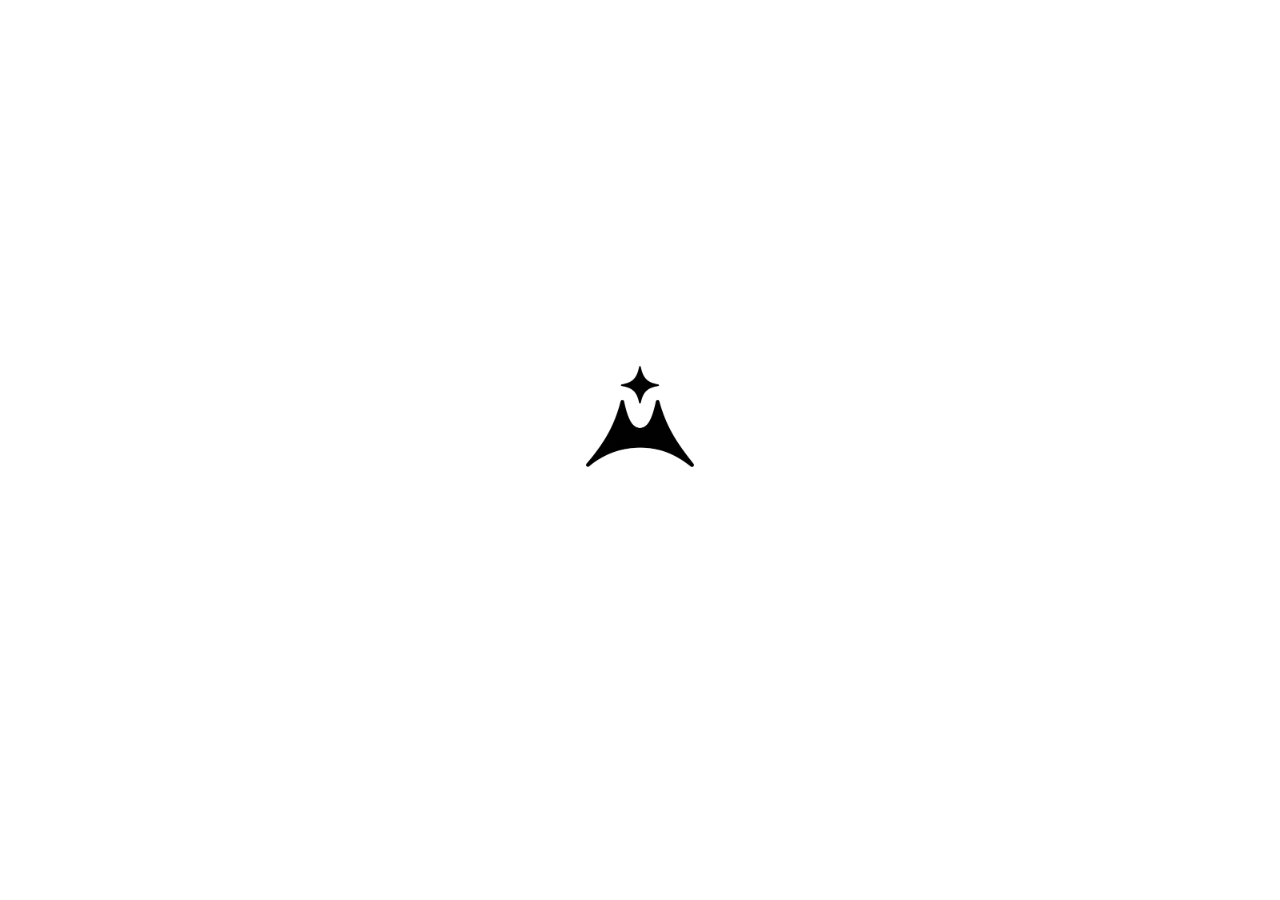
<file: index.html>
<!DOCTYPE html>
<html lang="es">
<head>
  <meta charset="UTF-8">
  <meta name="viewport" content="width=device-width, initial-scale=1, viewport-fit=cover">
  <title>topara</title>
  <link rel="preload" as="image" href="assets/logo-montana.png">
  <link rel="preload" as="image" href="assets/logo-estrella.png">
  <link rel="preload" as="image" href="assets/logo-texto.png">
  <link rel="stylesheet" href="styles.css">
</head>
<body>
  <main class="app" id="app">
    <section class="pantalla splash" id="splash" aria-label="topara">
      <div class="grupo">
        <div class="logo" id="logo">
          <img class="montana" id="montana" src="assets/logo-montana.png" alt="" decoding="async">
          <img class="estrella" id="estrella" src="assets/logo-estrella.png" alt="" decoding="async">
        </div>
        <img class="texto" id="texto" src="assets/logo-texto.png" alt="topara" decoding="async">
      </div>
    </section>
    <section class="pantalla registro" id="registro" aria-label="Registro">
      <p class="pendiente">Registro (pendiente de diseñar)</p>
    </section>
  </main>
  <script src="script.js"></script>
</body>
</html>
</file>
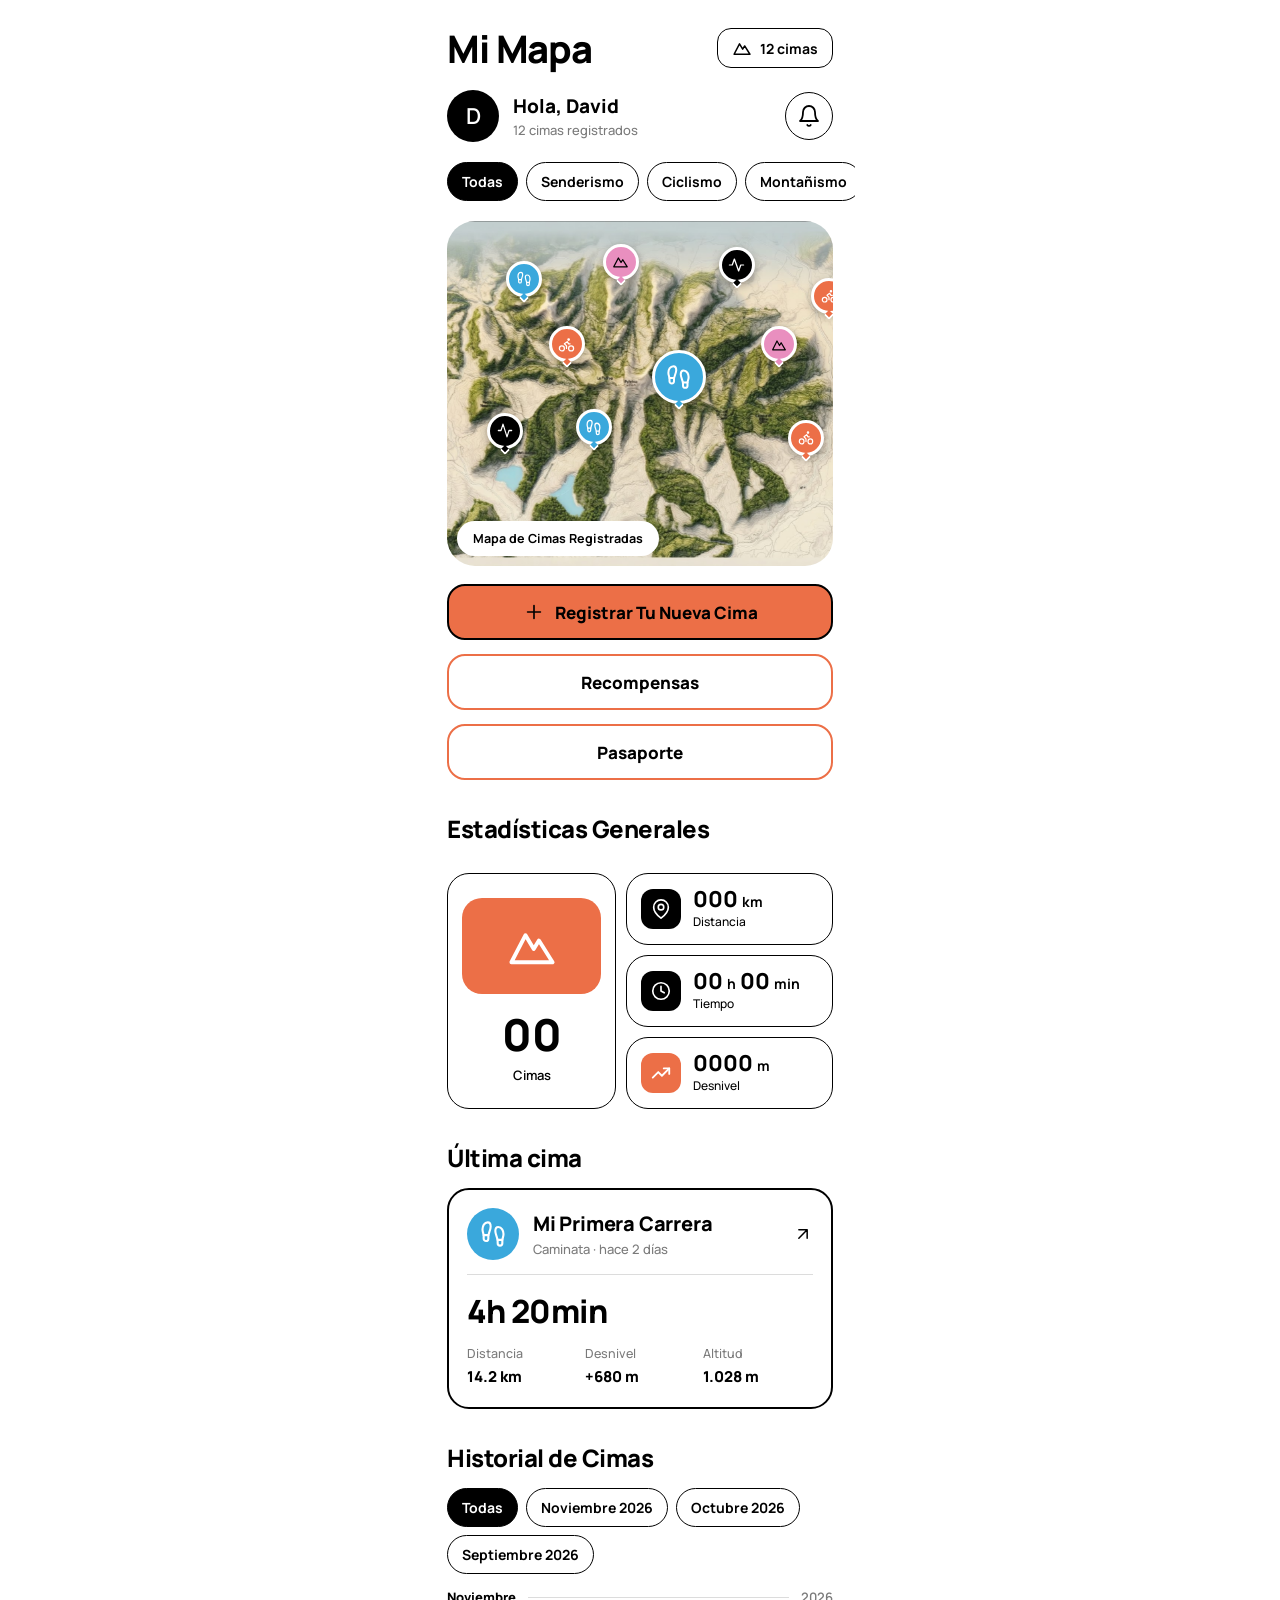
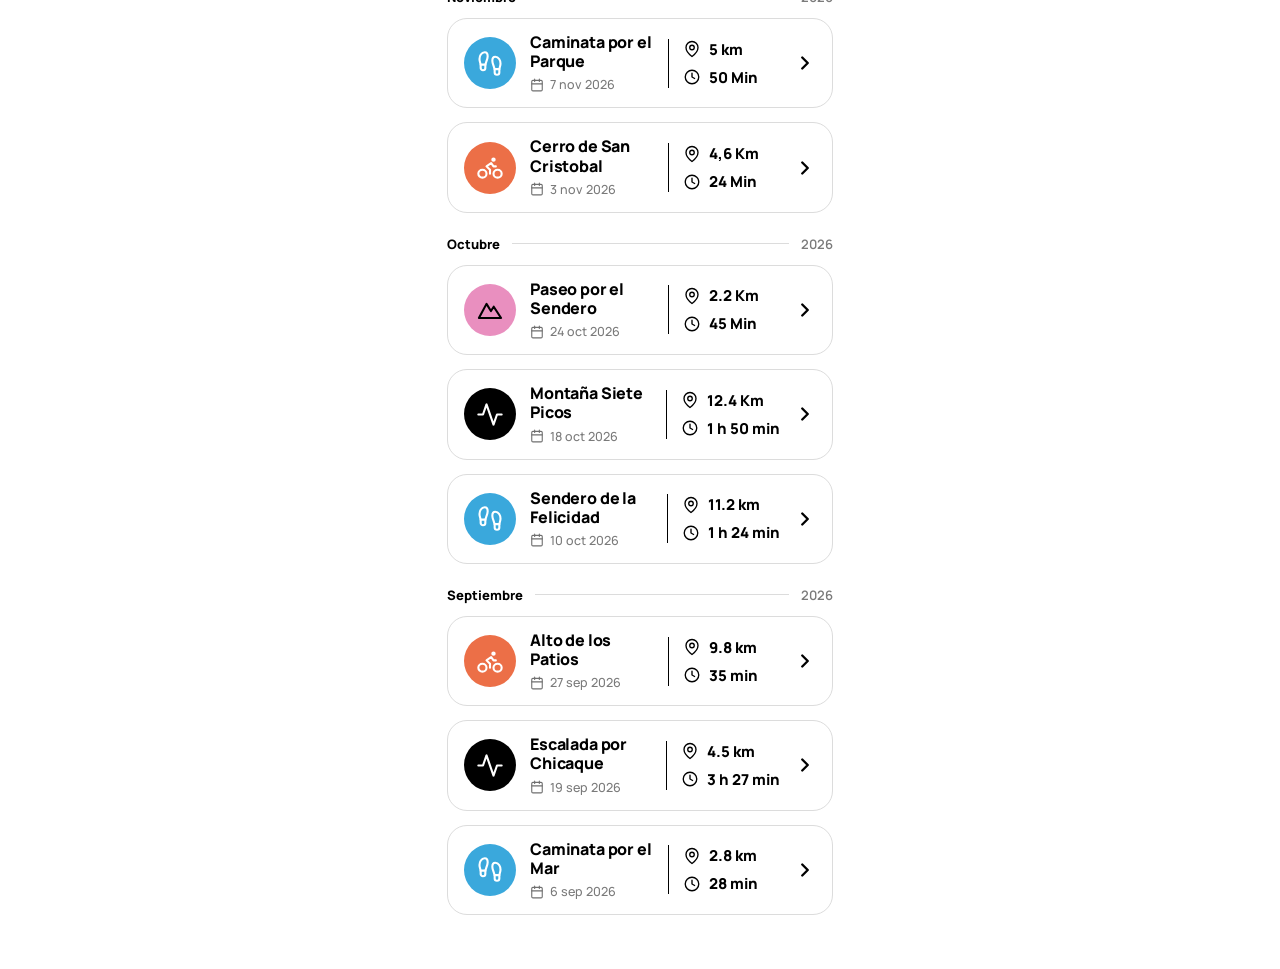
<file: inicio.html>
<!DOCTYPE html>
<html lang="es">
<head>
  <meta charset="UTF-8" />
  <meta name="viewport" content="width=device-width, initial-scale=1, viewport-fit=cover" />
  <title>Inicio | Topara</title>

  <link rel="preconnect" href="https://fonts.googleapis.com" />
  <link rel="preconnect" href="https://fonts.gstatic.com" crossorigin />
  <link href="https://fonts.googleapis.com/css2?family=Manrope:wght@400;500;600;700;800&display=swap" rel="stylesheet" />

  <link rel="stylesheet" href="inicio.css" />
</head>
<body>
  <main class="screen">

    <!-- Encabezado -->
    <header class="top">
      <h1 class="top__title">Mi Mapa</h1>
      <div class="pill">
        <img src="assets/icons/mountain-black.svg" alt="" width="20" height="20" />
        <span id="pill-count">12 cimas</span>
      </div>
    </header>

    <!-- Saludo -->
    <section class="greeting">
      <div class="avatar" aria-hidden="true">D</div>
      <div class="greeting__text">
        <p class="greeting__name">Hola, David</p>
        <p class="greeting__sub" id="greeting-count">12 cimas registrados</p>
      </div>
      <button type="button" class="bell" id="btn-notificaciones" aria-label="Notificaciones">
        <img src="assets/icons/bell-black.svg" alt="" width="24" height="24" />
      </button>
    </section>

    <!-- Filtros -->
    <nav class="chips" id="chips" aria-label="Filtrar por actividad">
      <button type="button" class="chip is-active" data-filter="todas">Todas</button>
      <button type="button" class="chip" data-filter="senderismo">Senderismo</button>
      <button type="button" class="chip" data-filter="ciclismo">Ciclismo</button>
      <button type="button" class="chip" data-filter="montanismo">Montañismo</button>
      <button type="button" class="chip" data-filter="escalada">Escalada</button>
    </nav>

    <!-- Mapa -->
    <section class="map" aria-label="Mapa de cimas registradas">
      <img class="map__img" src="assets/mapa-cimas.png" alt="" />
      <div class="map__markers" id="markers"></div>
      <span class="map__label">Mapa de Cimas Registradas</span>
    </section>

    <!-- Acciones -->
    <button type="button" class="btn btn--primary" id="btn-registrar">
      <img src="assets/icons/plus-black.svg" alt="" width="22" height="22" />
      <span>Registrar Tu Nueva Cima</span>
    </button>
    <button type="button" class="btn btn--outline" id="btn-recompensas">Recompensas</button>
    <button type="button" class="btn btn--outline" id="btn-pasaporte">Pasaporte</button>

    <!-- Estadísticas -->
    <h2 class="section-title">Estadísticas Generales</h2>
    <section class="stats" id="stats" aria-label="Resumen">
      <article class="card stat-main">
        <div class="stat-main__icon">
          <img src="assets/icons/mountain-white.svg" alt="" width="52" height="52" />
        </div>
        <p class="stat-main__value" id="stat-cimas">12</p>
        <p class="stat-main__label">Cimas</p>
      </article>

      <article class="card stat">
        <span class="stat__icon stat__icon--black"><img src="assets/icons/pin-white.svg" alt="" width="22" height="22" /></span>
        <div>
          <p class="stat__value"><strong id="stat-distancia">148</strong><small>km</small></p>
          <p class="stat__label">Distancia</p>
        </div>
      </article>

      <article class="card stat">
        <span class="stat__icon stat__icon--black"><img src="assets/icons/clock-white.svg" alt="" width="22" height="22" /></span>
        <div>
          <p class="stat__value"><strong id="stat-horas">36</strong><small>h</small><strong id="stat-minutos">21</strong><small>min</small></p>
          <p class="stat__label">Tiempo</p>
        </div>
      </article>

      <article class="card stat">
        <span class="stat__icon stat__icon--orange"><img src="assets/icons/trend-white.svg" alt="" width="22" height="22" /></span>
        <div>
          <p class="stat__value"><strong id="stat-desnivel">8.450</strong><small>m</small></p>
          <p class="stat__label">Desnivel</p>
        </div>
      </article>
    </section>

    <!-- Última cima -->
    <h2 class="section-title">Última cima</h2>
    <article class="card last" id="ultima-cima" tabindex="0" role="button" aria-label="Ver detalle de la última cima">
      <div class="last__head">
        <span class="badge badge--senderismo"><img src="assets/icons/footprints-white.svg" alt="" width="26" height="26" /></span>
        <div class="last__info">
          <h3 class="last__name">Mi Primera Carrera</h3>
          <p class="last__meta">Caminata · hace 2 días</p>
        </div>
        <img class="last__arrow" src="assets/icons/arrow-up-right-black.svg" alt="" width="20" height="20" />
      </div>
      <p class="last__time">4h 20min</p>
      <dl class="last__grid">
        <div><dt>Distancia</dt><dd>14.2 km</dd></div>
        <div><dt>Desnivel</dt><dd>+680 m</dd></div>
        <div><dt>Altitud</dt><dd>1.028 m</dd></div>
      </dl>
    </article>

    <!-- Historial -->
    <h2 class="section-title">Historial de Cimas</h2>
    <nav class="month-tabs" id="meses" aria-label="Filtrar historial por mes"></nav>
    <div id="historial"></div>

  </main>

  <script src="inicio.js"></script>
</body>
</html>
</file>
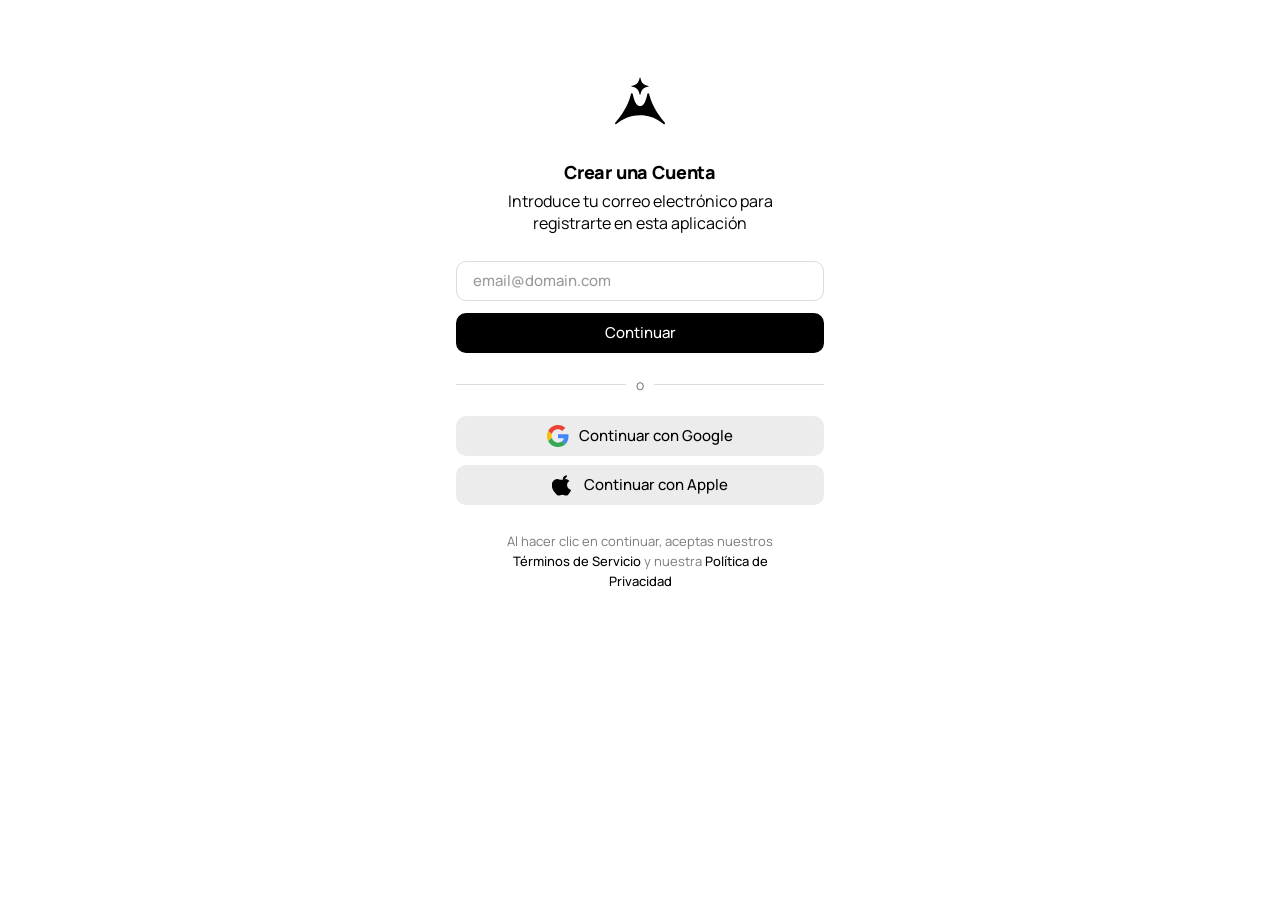
<file: login.html>
<!DOCTYPE html>
<html lang="es">
<head>
  <meta charset="UTF-8" />
  <meta name="viewport" content="width=device-width, initial-scale=1, viewport-fit=cover" />
  <title>Crear una cuenta | Topara</title>

  <link rel="preconnect" href="https://fonts.googleapis.com" />
  <link rel="preconnect" href="https://fonts.gstatic.com" crossorigin />
  <link href="https://fonts.googleapis.com/css2?family=Manrope:wght@400;500;600;700&display=swap" rel="stylesheet" />

  <link rel="stylesheet" href="login.css" />
</head>
<body>
  <main class="screen">
    <img class="logo" src="assets/logo-topara.svg" alt="Topara" width="66" height="60" />

    <h1 class="title">Crear una Cuenta</h1>
    <p class="subtitle">Introduce tu correo electrónico para registrarte en esta aplicación</p>

    <form id="signup-form" class="form" novalidate>
      <label class="sr-only" for="email">Correo electrónico</label>
      <input
        id="email"
        name="email"
        class="input"
        type="email"
        placeholder="email@domain.com"
        autocomplete="email"
        inputmode="email"
        required
      />
      <p id="email-error" class="error" role="alert" hidden></p>

      <button type="submit" class="btn btn--primary">Continuar</button>
    </form>

    <div class="divider" role="separator" aria-label="o"><span>o</span></div>

    <button type="button" class="btn btn--social" id="btn-google">
      <img src="assets/google.svg" alt="" width="22" height="22" />
      <span>Continuar con Google</span>
    </button>

    <button type="button" class="btn btn--social" id="btn-apple">
      <img src="assets/apple.svg" alt="" width="22" height="22" />
      <span>Continuar con Apple</span>
    </button>

    <p class="legal">
      Al hacer clic en continuar, aceptas nuestros
      <a href="/terminos">Términos de Servicio</a> y nuestra
      <a href="/privacidad">Política de Privacidad</a>
    </p>
  </main>

  <script src="login.js"></script>
</body>
</html>
</file>
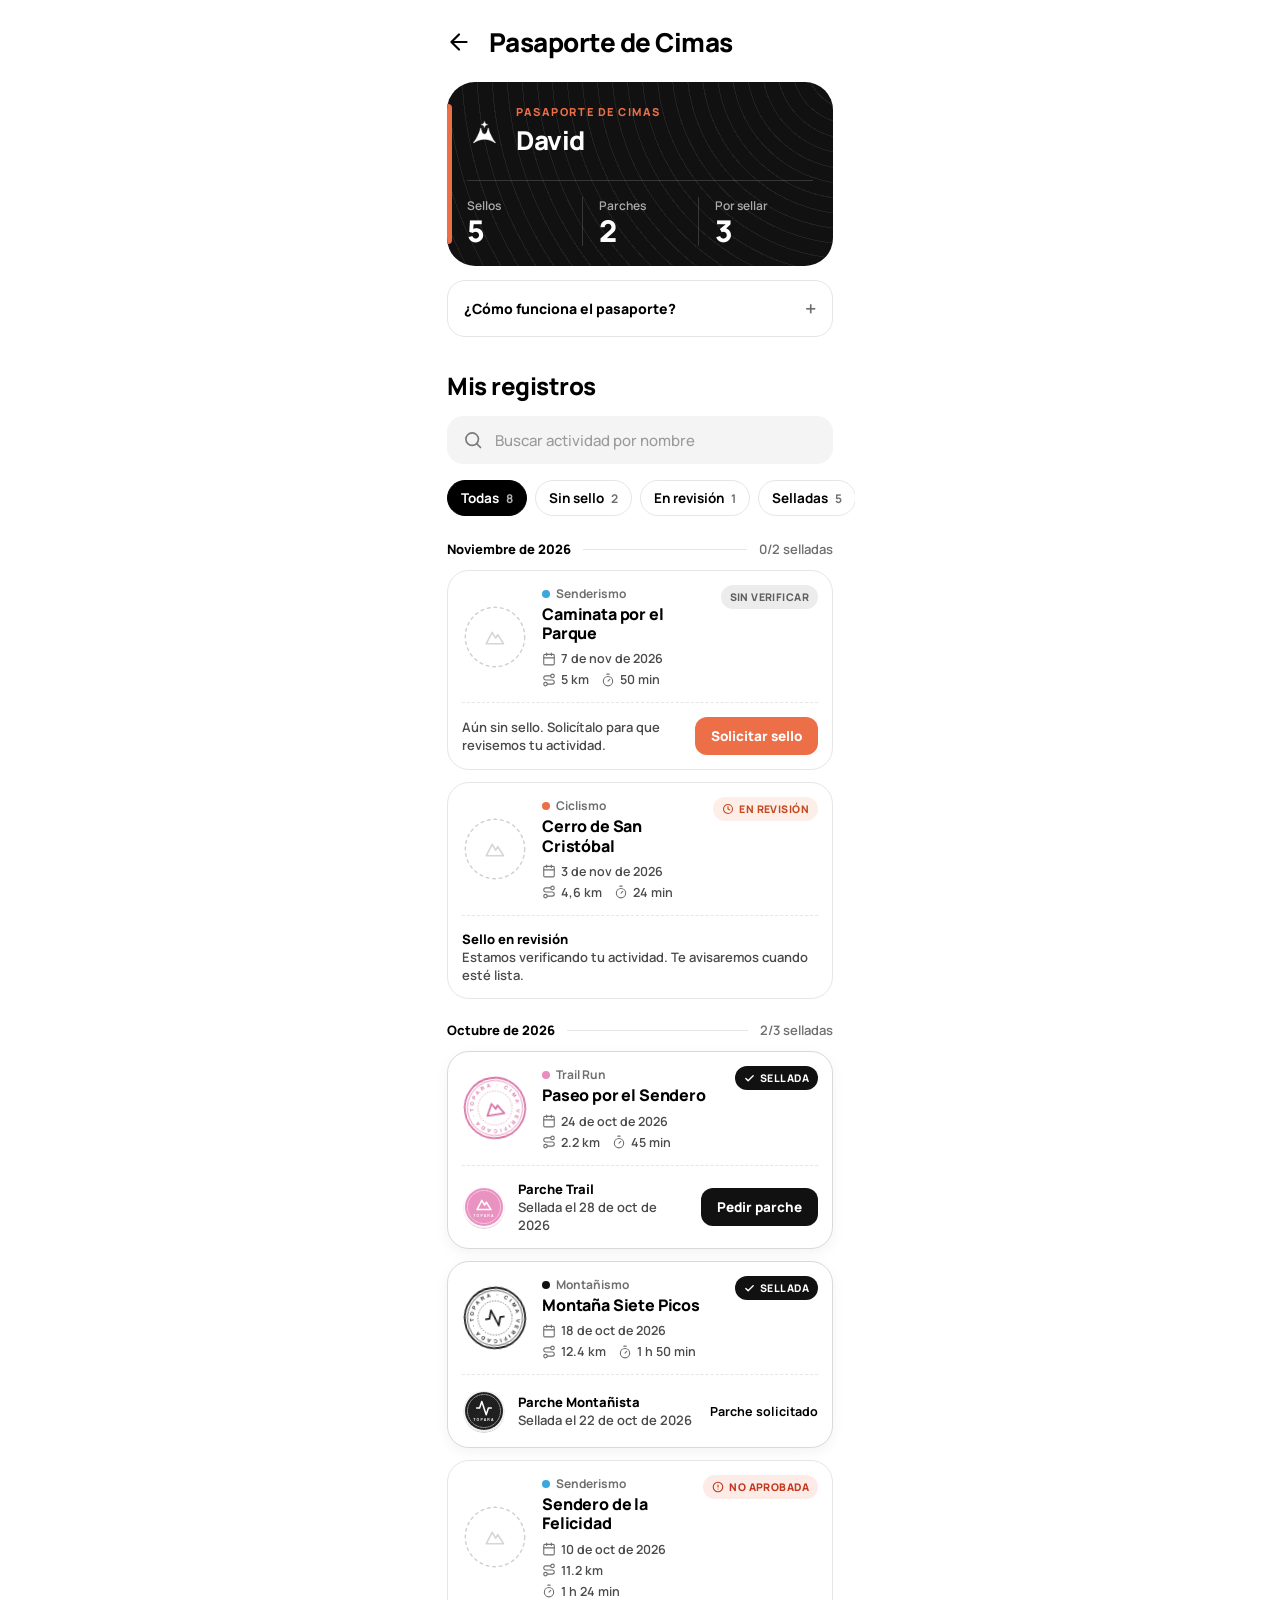
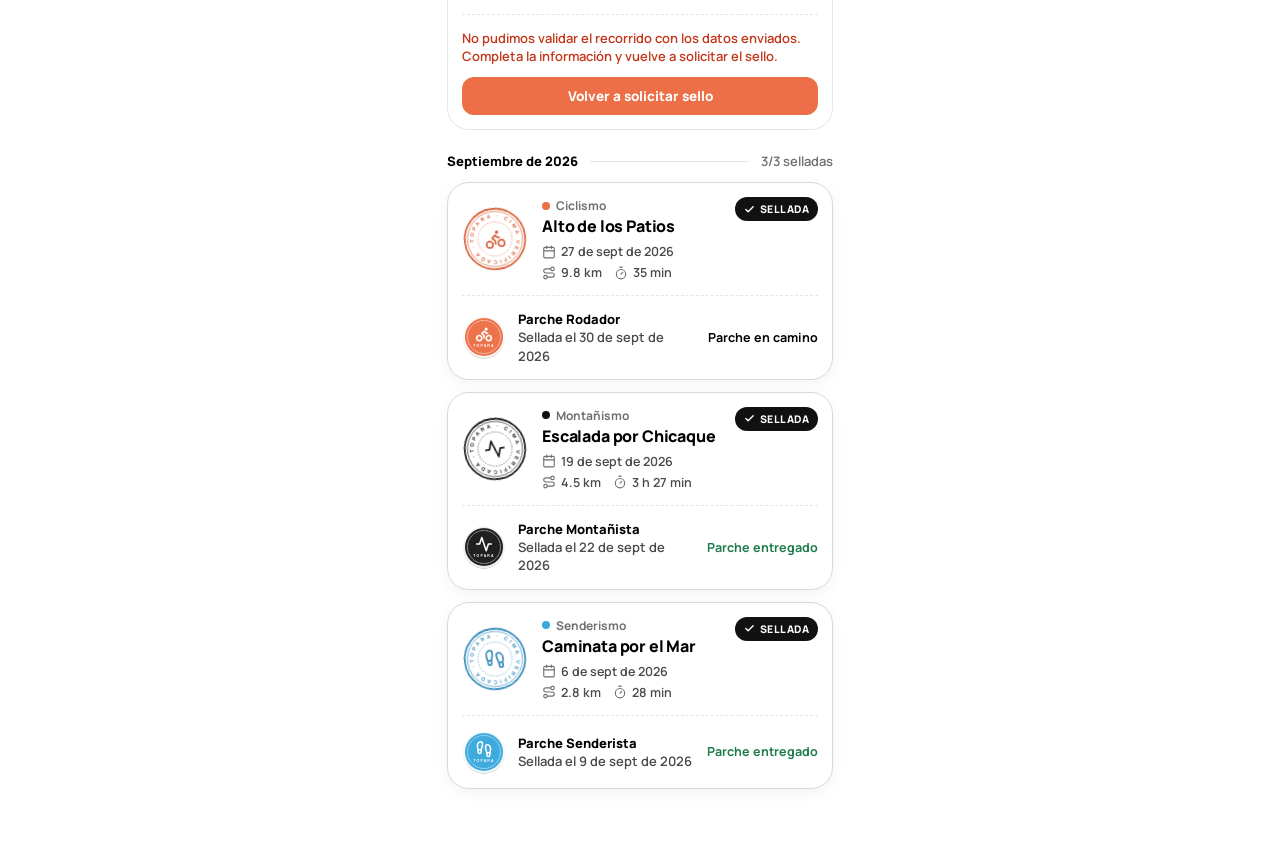
<file: pasaporte.html>
<!DOCTYPE html>
<html lang="es">
<head>
  <meta charset="UTF-8" />
  <meta name="viewport" content="width=device-width, initial-scale=1, viewport-fit=cover" />
  <title>Pasaporte de Cimas | Topara</title>

  <link rel="preconnect" href="https://fonts.googleapis.com" />
  <link rel="preconnect" href="https://fonts.gstatic.com" crossorigin />
  <link href="https://fonts.googleapis.com/css2?family=Manrope:wght@400;500;600;700;800&display=swap" rel="stylesheet" />

  <link rel="stylesheet" href="pasaporte.css" />
</head>
<body>
  <main class="screen">

    <header class="head">
      <button type="button" class="head__back" id="btn-volver" aria-label="Volver">
        <img src="assets/icons/arrow-left-black.svg" alt="" width="26" height="26" />
      </button>
      <h1 class="head__title">Pasaporte de Cimas</h1>
    </header>

    <!-- Portada del pasaporte -->
    <section class="cover" aria-label="Resumen de tu pasaporte">
      <div class="cover__top">
        <img class="cover__logo" src="assets/logo-topara-white.png" alt="Topara" />
        <div>
          <p class="cover__eyebrow">PASAPORTE DE CIMAS</p>
          <p class="cover__name" id="titular">—</p>
        </div>
      </div>
      <dl class="cover__stats">
        <div><dd id="st-sellos">0</dd><dt>Sellos</dt></div>
        <div><dd id="st-parches">0</dd><dt>Parches</dt></div>
        <div><dd id="st-pendientes">0</dd><dt>Por sellar</dt></div>
      </dl>
    </section>

    <!-- Cómo funciona -->
    <details class="how">
      <summary>¿Cómo funciona el pasaporte?</summary>
      <ol class="how__list">
        <li><b>Registra</b> tu actividad: queda guardada con su nombre y fecha.</li>
        <li><b>Solicita el sello</b> para que revisemos que cumple los estándares de Topara.</li>
        <li><b>Recibe tu sello</b> cuando la actividad quede verificada.</li>
        <li><b>Pide tu parche bordado</b>: se asigna según la naturaleza de la actividad.</li>
      </ol>
    </details>

    <!-- Registros -->
    <section class="block" aria-labelledby="t-registros">
      <h2 class="block__title" id="t-registros">Mis registros</h2>

      <label class="search">
        <img src="assets/icons/search-gray.svg" alt="" width="20" height="20" />
        <span class="sr-only">Buscar actividad por nombre</span>
        <input id="buscar" type="search" placeholder="Buscar actividad por nombre" autocomplete="off" />
      </label>

      <div class="tabs" id="tabs" role="group" aria-label="Filtrar registros"></div>
      <div id="lista" aria-live="polite"></div>
    </section>
  </main>

  <!-- Hoja inferior: detalle y pedido de parche -->
  <dialog class="sheet" id="sheet" aria-labelledby="sheet-title">
    <div id="sheet-body"></div>
  </dialog>

  <div class="toast" id="toast" role="status" aria-live="polite" hidden></div>
  <script src="pasaporte.js"></script>
</body>
</html>
</file>
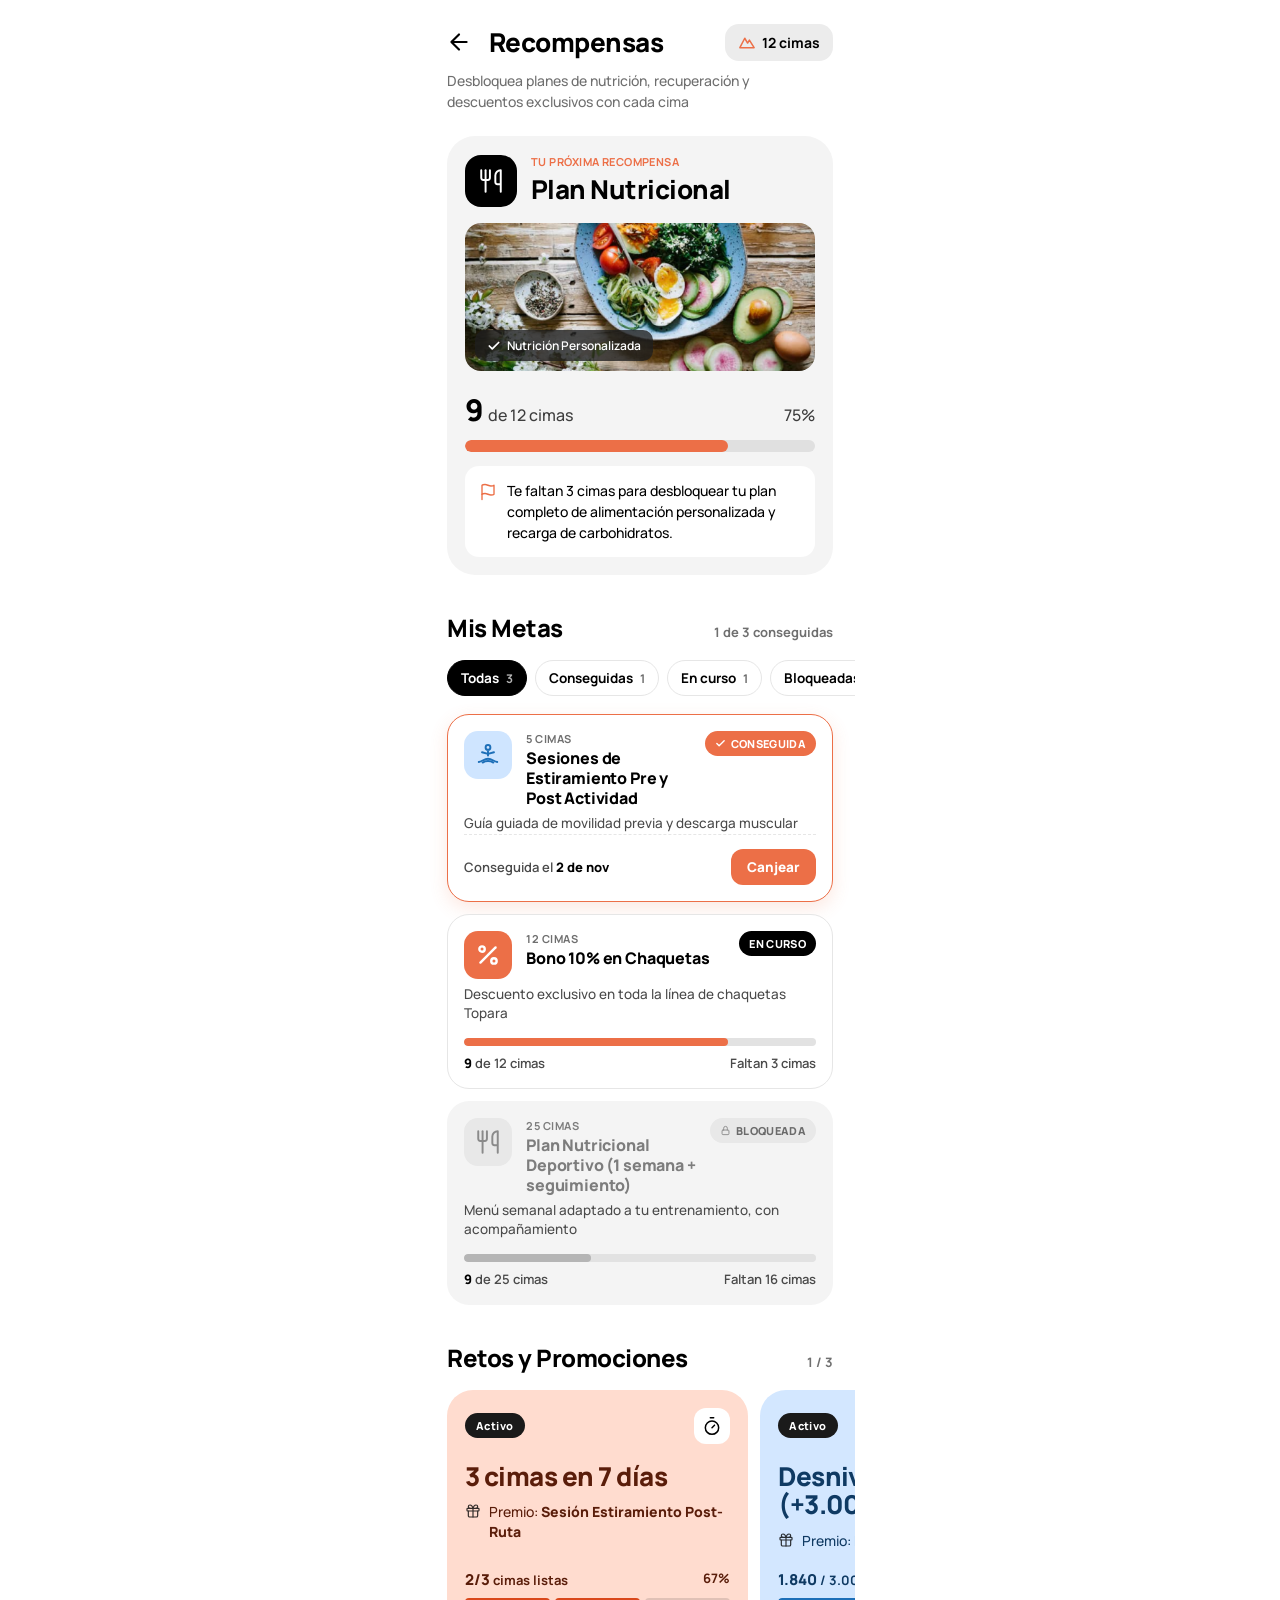
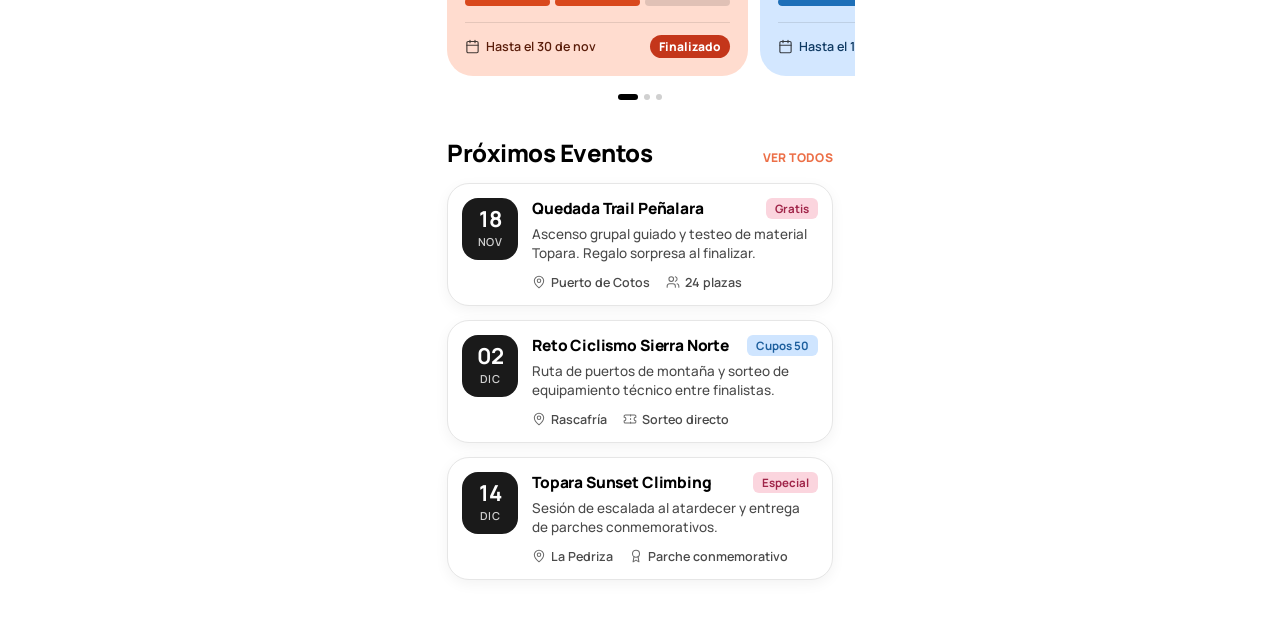
<file: recompensas.html>
<!DOCTYPE html>
<html lang="es">
<head>
  <meta charset="UTF-8" />
  <meta name="viewport" content="width=device-width, initial-scale=1, viewport-fit=cover" />
  <title>Recompensas | Topara</title>

  <link rel="preconnect" href="https://fonts.googleapis.com" />
  <link rel="preconnect" href="https://fonts.gstatic.com" crossorigin />
  <link href="https://fonts.googleapis.com/css2?family=Manrope:wght@400;500;600;700;800&display=swap" rel="stylesheet" />

  <link rel="stylesheet" href="recompensas.css" />
</head>
<body>
  <main class="screen">

    <!-- Encabezado -->
    <header class="head">
      <div class="head__row">
        <button type="button" class="head__back" id="btn-volver" aria-label="Volver">
          <img src="assets/icons/arrow-left-black.svg" alt="" width="26" height="26" />
        </button>
        <h1 class="head__title">Recompensas</h1>
        <div class="pill">
          <img src="assets/icons/mountain-orange.svg" alt="" width="18" height="18" />
          <span id="pill-cimas">12 cimas</span>
        </div>
      </div>
      <p class="head__sub">Desbloquea planes de nutrición, recuperación y descuentos exclusivos con cada cima</p>
    </header>

    <!-- Próxima recompensa -->
    <section class="next" id="next" aria-labelledby="next-title"></section>

    <!-- Mis metas -->
    <section class="block" aria-labelledby="t-metas">
      <div class="block__head">
        <h2 class="block__title" id="t-metas">Mis Metas</h2>
        <span class="block__hint" id="metas-resumen"></span>
      </div>
      <div class="tabs" id="metas-tabs" role="group" aria-label="Filtrar metas"></div>
      <div class="metas" id="metas" aria-live="polite"></div>
    </section>

    <!-- Retos y promociones -->
    <section class="block block--bleed" aria-labelledby="t-retos">
      <div class="block__head">
        <h2 class="block__title" id="t-retos">Retos y Promociones</h2>
        <span class="block__hint" id="retos-contador"></span>
      </div>
      <div class="retos" id="retos" tabindex="0" aria-label="Retos y promociones activos"></div>
      <div class="dots" id="retos-dots" aria-hidden="true"></div>
    </section>

    <!-- Próximos eventos -->
    <section class="block" aria-labelledby="t-eventos">
      <div class="block__head">
        <h2 class="block__title" id="t-eventos">Próximos Eventos</h2>
        <a class="block__link" href="#" id="ver-eventos">VER TODOS</a>
      </div>
      <div class="events" id="eventos"></div>
    </section>

  </main>

  <div class="toast" id="toast" role="status" aria-live="polite" hidden></div>
  <script src="recompensas.js"></script>
</body>
</html>
</file>
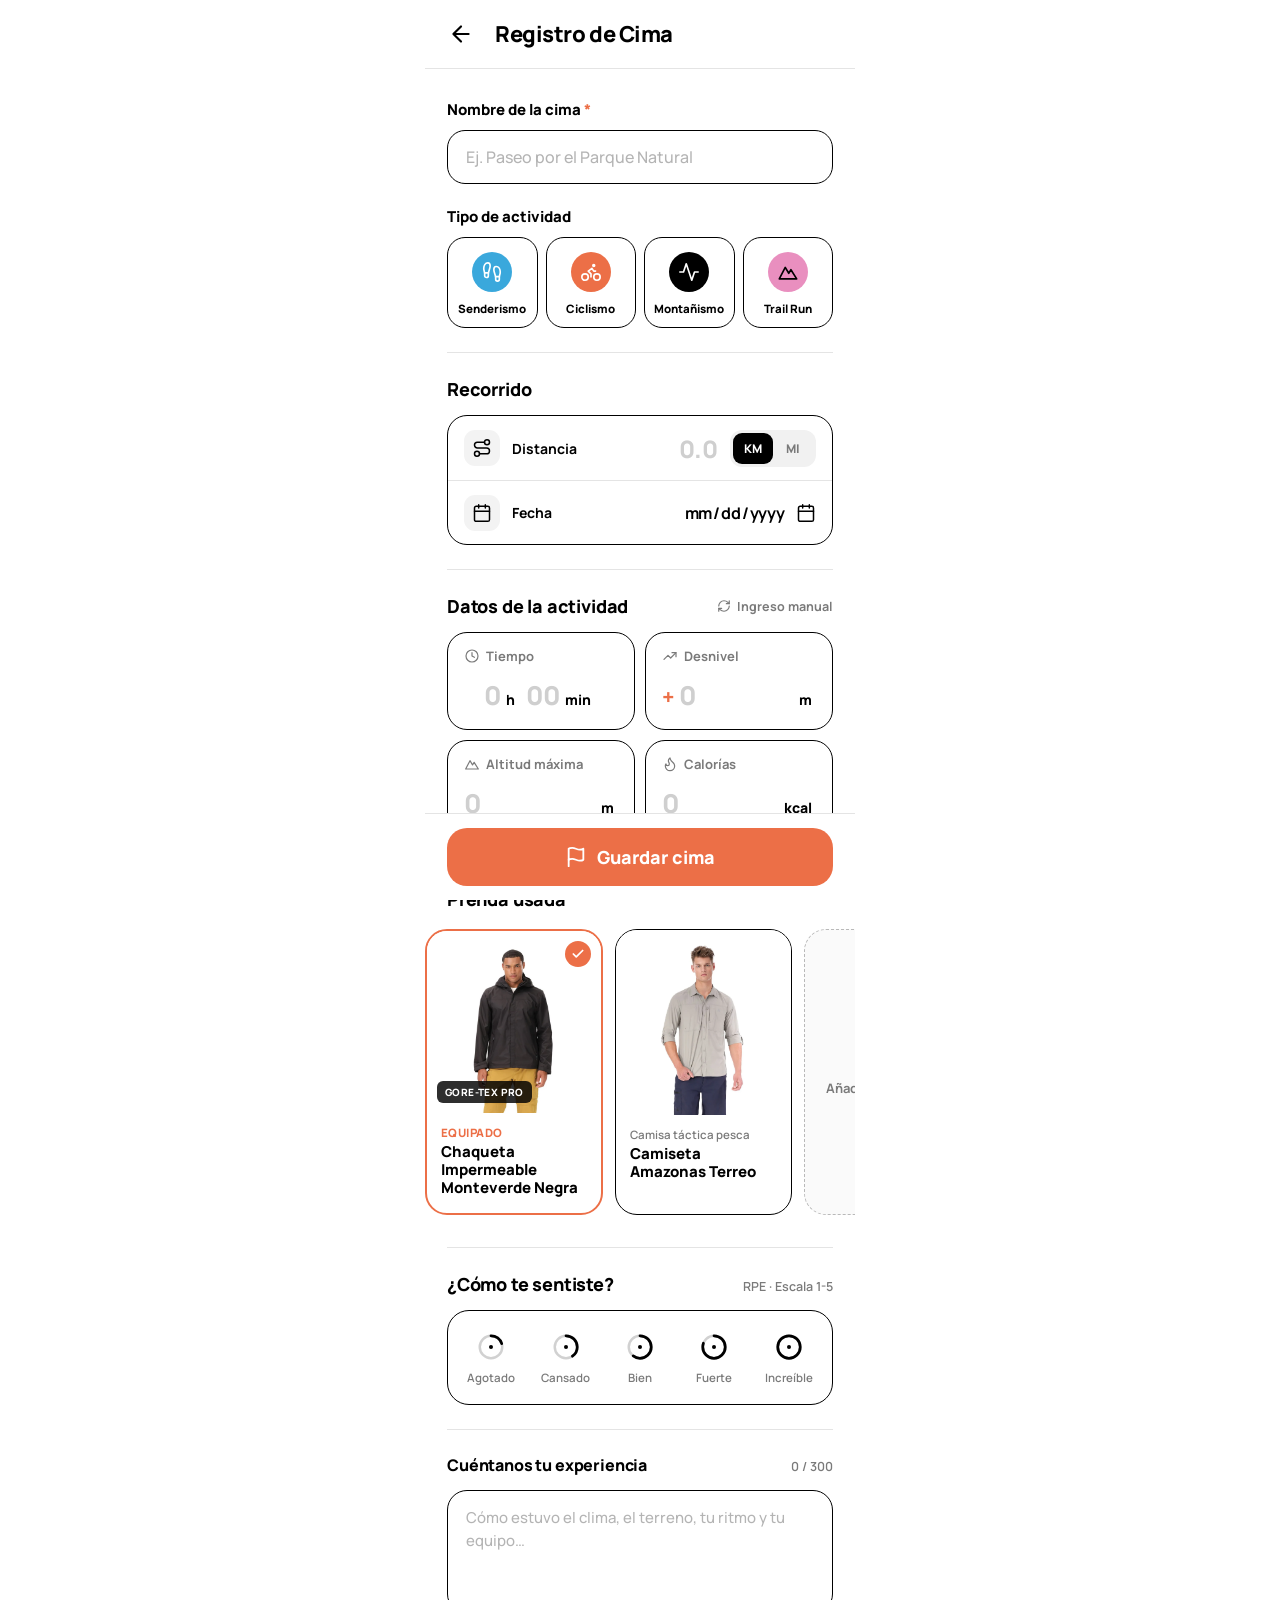
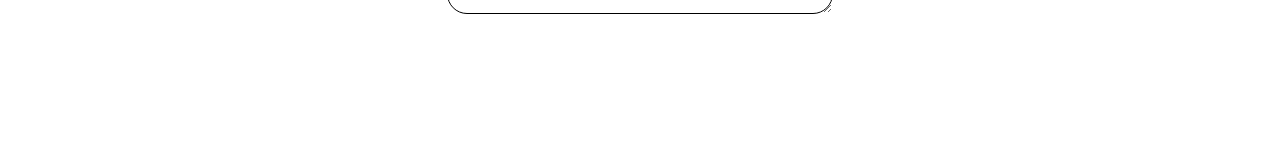
<file: registro.html>
<!DOCTYPE html>
<html lang="es">
<head>
  <meta charset="UTF-8" />
  <meta name="viewport" content="width=device-width, initial-scale=1, viewport-fit=cover" />
  <title>Registro de Cima | Topara</title>

  <link rel="preconnect" href="https://fonts.googleapis.com" />
  <link rel="preconnect" href="https://fonts.gstatic.com" crossorigin />
  <link href="https://fonts.googleapis.com/css2?family=Manrope:wght@400;500;600;700;800&display=swap" rel="stylesheet" />

  <link rel="stylesheet" href="registro.css" />
</head>
<body>
  <div class="screen">

    <header class="appbar">
      <button type="button" class="appbar__back" id="btn-volver" aria-label="Volver">
        <img src="assets/icons/arrow-left-black.svg" alt="" width="26" height="26" />
      </button>
      <h1 class="appbar__title">Registro de Cima</h1>
    </header>

    <form id="registro-form" class="form" novalidate>

      <!-- 1. Identificación -->
      <section class="group" aria-labelledby="g-cima">
        <h2 class="sr-only" id="g-cima">Datos de la cima</h2>

        <div class="field">
          <label class="field__label" for="nombre">Nombre de la cima <span class="req" aria-hidden="true">*</span></label>
          <input class="input" id="nombre" name="nombre" type="text" maxlength="60"
                 placeholder="Ej. Paseo por el Parque Natural" autocomplete="off" required />
          <p class="error" id="err-nombre" role="alert" hidden></p>
        </div>

        <fieldset class="field fieldset">
          <legend class="field__label">Tipo de actividad</legend>
          <div class="tiles" id="tipos">
            <label class="tile">
              <input type="radio" name="tipo" value="senderismo" class="sr-only" />
              <span class="tile__body">
                <span class="tile__icon bg-senderismo"><img src="assets/icons/footprints-white.svg" alt="" /></span>
                <span class="tile__text">Senderismo</span>
              </span>
            </label>
            <label class="tile">
              <input type="radio" name="tipo" value="ciclismo" class="sr-only" />
              <span class="tile__body">
                <span class="tile__icon bg-ciclismo"><img src="assets/icons/bike-white.svg" alt="" /></span>
                <span class="tile__text">Ciclismo</span>
              </span>
            </label>
            <label class="tile">
              <input type="radio" name="tipo" value="montanismo" class="sr-only" />
              <span class="tile__body">
                <span class="tile__icon bg-montanismo"><img src="assets/icons/pulse-white.svg" alt="" /></span>
                <span class="tile__text">Montañismo</span>
              </span>
            </label>
            <label class="tile">
              <input type="radio" name="tipo" value="trail-run" class="sr-only" />
              <span class="tile__body">
                <span class="tile__icon bg-trail"><img src="assets/icons/mountain-black.svg" alt="" /></span>
                <span class="tile__text">Trail Run</span>
              </span>
            </label>
          </div>
          <p class="error" id="err-tipo" role="alert" hidden></p>
        </fieldset>
      </section>

      <!-- 2. Recorrido: distancia + fecha -->
      <section class="group" aria-labelledby="g-recorrido">
        <h2 class="group__title" id="g-recorrido">Recorrido</h2>

        <div class="panel">
          <div class="row">
            <span class="row__icon"><img src="assets/icons/route-black.svg" alt="" width="20" height="20" /></span>
            <label class="row__label" for="distancia">Distancia</label>
            <div class="row__control">
              <input class="row__input" id="distancia" name="distancia" type="text" inputmode="decimal"
                     placeholder="0.0" autocomplete="off" />
              <div class="seg" id="unidad" role="group" aria-label="Unidad de distancia">
                <button type="button" class="is-active" data-unit="km" aria-pressed="true">KM</button>
                <button type="button" data-unit="mi" aria-pressed="false">MI</button>
              </div>
            </div>
          </div>
          <p class="error error--panel" id="err-distancia" role="alert" hidden></p>

          <div class="row">
            <span class="row__icon"><img src="assets/icons/calendar-black.svg" alt="" width="20" height="20" /></span>
            <label class="row__label" for="fecha">Fecha</label>
            <div class="row__control row__control--date">
              <input class="row__input row__input--date" id="fecha" name="fecha" type="date" />
              <img class="row__cal" src="assets/icons/calendar-black.svg" alt="" width="20" height="20" />
            </div>
          </div>
          <p class="error error--panel" id="err-fecha" role="alert" hidden></p>
        </div>
      </section>

      <!-- 3. Datos de la actividad -->
      <section class="group" aria-labelledby="g-datos">
        <div class="group__head">
          <h2 class="group__title" id="g-datos">Datos de la actividad</h2>
          <span class="sync" id="sync" data-state="manual">
            <img id="sync-icon" src="assets/icons/refresh-gray.svg" alt="" width="14" height="14" />
            <span id="sync-text">Ingreso manual</span>
          </span>
        </div>

        <div class="metrics">
          <div class="metric">
            <label class="metric__label" for="horas">
              <img src="assets/icons/clock-gray.svg" alt="" width="16" height="16" />Tiempo
            </label>
            <div class="metric__value">
              <input id="horas" type="text" inputmode="numeric" placeholder="0" class="num num--sm" aria-label="Horas" />
              <span class="unit">h</span>
              <input id="minutos" type="text" inputmode="numeric" placeholder="00" class="num num--sm" aria-label="Minutos" />
              <span class="unit">min</span>
            </div>
          </div>

          <div class="metric">
            <label class="metric__label" for="desnivel">
              <img src="assets/icons/trend-gray.svg" alt="" width="16" height="16" />Desnivel
            </label>
            <div class="metric__value">
              <span class="prefix" aria-hidden="true">+</span>
              <input id="desnivel" type="text" inputmode="numeric" placeholder="0" class="num" />
              <span class="unit">m</span>
            </div>
          </div>

          <div class="metric">
            <label class="metric__label" for="altitud">
              <img src="assets/icons/mountain-gray.svg" alt="" width="16" height="16" />Altitud máxima
            </label>
            <div class="metric__value">
              <input id="altitud" type="text" inputmode="numeric" placeholder="0" class="num" />
              <span class="unit">m</span>
            </div>
          </div>

          <div class="metric">
            <label class="metric__label" for="calorias">
              <img src="assets/icons/flame-gray.svg" alt="" width="16" height="16" />Calorías
            </label>
            <div class="metric__value">
              <input id="calorias" type="text" inputmode="numeric" placeholder="0" class="num" />
              <span class="unit">kcal</span>
            </div>
          </div>
        </div>
      </section>

      <!-- 4. Prenda usada -->
      <section class="group" aria-labelledby="g-prenda">
        <h2 class="group__title" id="g-prenda">Prenda usada</h2>
        <div class="gear-list" id="prendas" role="radiogroup" aria-labelledby="g-prenda"></div>
      </section>

      <!-- 5. Escala de esfuerzo -->
      <section class="group" aria-labelledby="g-rpe">
        <div class="group__head">
          <h2 class="group__title" id="g-rpe">¿Cómo te sentiste?</h2>
          <span class="group__hint">RPE · Escala 1-5</span>
        </div>
        <div class="rpe" id="rpe" role="radiogroup" aria-labelledby="g-rpe"></div>
      </section>

      <!-- 6. Experiencia -->
      <section class="group group--last" aria-labelledby="g-exp">
        <div class="group__head">
          <label class="group__title group__title--sm" id="g-exp" for="experiencia">Cuéntanos tu experiencia</label>
          <span class="group__hint" id="contador">0 / 300</span>
        </div>
        <textarea class="textarea" id="experiencia" name="experiencia" rows="4" maxlength="300"
                  placeholder="Cómo estuvo el clima, el terreno, tu ritmo y tu equipo…"></textarea>
      </section>
    </form>

    <footer class="savebar">
      <button type="submit" form="registro-form" class="btn" id="btn-guardar">
        <img src="assets/icons/flag-white.svg" alt="" width="22" height="22" />
        <span>Guardar cima</span>
      </button>
    </footer>
  </div>

  <div class="toast" id="toast" role="status" aria-live="polite" hidden></div>
  <script src="registro.js"></script>
</body>
</html>
</file>
<file: styles.css>
*, *::before, *::after { box-sizing: border-box; margin: 0; padding: 0; }

html, body { height: 100%; background: #fff; overflow: hidden; }

.app {
  position: relative;
  width: 100%;
  max-width: 430px;
  height: 100dvh;
  margin: 0 auto;
  background: #fff;
  overflow: hidden;
  container-type: inline-size;
}

.pantalla { position: absolute; inset: 0; background: #fff; }

.splash { display: flex; align-items: center; justify-content: center; }

.grupo { display: flex; flex-direction: column; align-items: center; gap: 6.7cqw; }

.logo { position: relative; width: 25cqw; aspect-ratio: 540 / 506; opacity: 0; transform-origin: 50% 100%; }
.logo img { position: absolute; inset: 0; width: 100%; height: 100%; }

.texto { display: block; width: 49.2cqw; opacity: 0; }

.logo.anim { animation: logo cubic-bezier(.2, .8, .2, 1) forwards; }

@keyframes logo {
  from { opacity: 1; transform: scale(.8, 0); }
  to   { opacity: 1; transform: scale(1, 1); }
}

.registro {
  display: flex; align-items: center; justify-content: center;
  transform: translateY(100%);
  transition: transform .6s cubic-bezier(.22, .8, .2, 1);
}
.registro.visible { transform: translateY(0); }
.pendiente { font: 500 16px/1.4 system-ui, sans-serif; color: #000; }

@media (prefers-reduced-motion: reduce) {
  .registro { transition-duration: .01s; }
}
</file>
<file: inicio.css>
:root {
  --bg: #fff;
  --text: #000;
  --muted: #7a7a7a;
  --line: #dcdcdc;
  --orange: #ec6f47;
  --blue: #3aa8dc;
  --pink: #e98fbf;
  --black: #000;
  --radius-card: 22px;
  --font: "Manrope", system-ui, -apple-system, "Segoe UI", Roboto, sans-serif;
}

*, *::before, *::after { box-sizing: border-box; }
html, body { margin: 0; }
body {
  font-family: var(--font);
  background: var(--bg);
  color: var(--text);
  -webkit-font-smoothing: antialiased;
}
p, h1, h2, h3, dl, dd { margin: 0; }
button { font-family: inherit; color: inherit; }
img { display: block; }

/* Pantalla scrolleable */
.screen {
  max-width: 430px;
  margin: 0 auto;
  padding: 28px 22px calc(40px + env(safe-area-inset-bottom, 0px));
  animation: entrada .4s ease-out;
  transition: opacity .3s ease, transform .3s ease;
}
.screen.salir { opacity: 0; transform: translateY(10px); }

@keyframes entrada {
  from { opacity: 0; transform: translateY(16px); }
  to   { opacity: 1; transform: translateY(0); }
}

/* ---------- Encabezado ---------- */
.top { display: flex; align-items: center; justify-content: space-between; }
.top__title { font-size: 38px; font-weight: 800; letter-spacing: -0.03em; line-height: 1; }

.pill {
  display: flex; align-items: center; gap: 8px;
  padding: 9px 14px;
  border: 1.5px solid var(--text);
  border-radius: 14px;
  font-size: 14px; font-weight: 700;
}

.greeting { display: flex; align-items: center; gap: 14px; margin-top: 22px; }
.avatar {
  width: 52px; height: 52px; flex: none;
  display: grid; place-items: center;
  background: var(--black); color: #fff;
  border-radius: 50%;
  font-size: 22px; font-weight: 600;
}
.greeting__text { flex: 1; min-width: 0; }
.greeting__name { font-size: 19px; font-weight: 800; }
.greeting__sub { margin-top: 2px; font-size: 13px; color: var(--muted); font-weight: 500; }
.bell {
  width: 48px; height: 48px; flex: none;
  display: grid; place-items: center;
  background: #fff; border: 1.5px solid var(--text); border-radius: 50%;
  cursor: pointer;
}

/* ---------- Filtros (scroll horizontal) ---------- */
.chips {
  display: flex; gap: 8px;
  margin: 20px -22px 0; padding: 0 22px 2px;
  overflow-x: auto;
  scrollbar-width: none;
}
.chips::-webkit-scrollbar { display: none; }
.chip {
  flex: none;
  padding: 9px 14px;
  background: #fff;
  border: 1.5px solid var(--text);
  border-radius: 999px;
  font-size: 14px; font-weight: 700;
  cursor: pointer;
  transition: background-color .15s, color .15s;
}
.chip.is-active { background: var(--text); color: #fff; }
.chip:focus-visible { outline: 2px solid var(--orange); outline-offset: 2px; }

.month-tabs { display: flex; flex-wrap: wrap; gap: 8px; margin: 0 0 14px; }

/* ---------- Mapa ---------- */
.map {
  position: relative;
  height: 345px;
  margin-top: 18px;
  overflow: hidden;
  border-radius: 28px;
  background: #e6dcc0;
}
.map__img { width: 100%; height: 100%; object-fit: cover; }
.map__markers { position: absolute; inset: 0; }
.map__label {
  position: absolute; left: 10px; bottom: 10px;
  padding: 9px 16px;
  background: #fff; border-radius: 999px;
  font-size: 12.5px; font-weight: 700;
}

.marker {
  position: absolute;
  width: var(--s, 36px); height: var(--s, 36px);
  transform: translate(-50%, -100%);
  display: grid; place-items: center;
  border: 3px solid #fff; border-radius: 50%;
  box-shadow: 0 3px 8px rgba(0, 0, 0, .3);
  cursor: pointer;
  transition: opacity .2s, transform .2s;
}
.marker::after { /* punta del pin */
  content: ""; position: absolute; left: 50%; bottom: -9px;
  width: 10px; height: 10px; background: inherit;
  border-right: 3px solid #fff; border-bottom: 3px solid #fff;
  border-radius: 0 0 3px 0;
  transform: translateX(-50%) rotate(45deg) scale(.7);
  z-index: -1;
}
.marker img { width: 55%; height: 55%; }
.marker.is-hidden { opacity: 0; pointer-events: none; transform: translate(-50%, -100%) scale(.6); }

/* Colores por tipo de actividad */
.bg-senderismo { background: var(--blue); }
.bg-ciclismo   { background: var(--orange); }
.bg-montanismo { background: var(--pink); }
.bg-escalada   { background: var(--black); }

/* ---------- Botones ---------- */
.btn {
  display: flex; align-items: center; justify-content: center; gap: 10px;
  width: 100%; height: 56px;
  margin-top: 18px;
  border-radius: 18px;
  font-size: 17px; font-weight: 800;
  cursor: pointer;
  transition: transform .05s;
}
.btn:active { transform: scale(.99); }
.btn:focus-visible { outline: 2px solid var(--text); outline-offset: 2px; }
.btn--primary { background: var(--orange); border: 2px solid var(--text); }
.btn--outline { margin-top: 14px; background: #fff; border: 2px solid var(--orange); }

/* ---------- Estadísticas ---------- */
.card { background: #fff; border: 1.5px solid var(--text); border-radius: var(--radius-card); }

.stats {
  display: grid;
  grid-template-columns: 0.82fr 1fr;
  grid-template-rows: repeat(3, auto);
  gap: 10px;
  margin-top: 28px;
}
.stat-main {
  grid-row: 1 / 4;
  display: flex; flex-direction: column; align-items: center; justify-content: center;
  padding: 18px 14px;
}
.stat-main__icon {
  width: 100%; aspect-ratio: 1.45;
  display: grid; place-items: center;
  background: var(--orange); border-radius: 20px;
}
.stat-main__value { margin-top: 18px; font-size: 44px; font-weight: 800; line-height: 1; }
.stat-main__label { margin-top: 10px; font-size: 13px; font-weight: 600; }

.stat { display: flex; align-items: center; gap: 12px; padding: 14px 14px; }
.stat__icon { width: 40px; height: 40px; flex: none; display: grid; place-items: center; border-radius: 12px; }
.stat__icon--black { background: var(--black); }
.stat__icon--orange { background: var(--orange); }
.stat__value { display: flex; align-items: baseline; gap: 4px; white-space: nowrap; }
.stat__value strong { font-size: 22px; font-weight: 800; letter-spacing: -0.01em; }
.stat__value small { font-size: 14px; font-weight: 700; }

.odo { display: inline-flex; align-items: center; }
.odo__wheel { height: 1em; overflow: hidden; }
.odo__list { display: flex; flex-direction: column; will-change: transform; }
.odo__digit, .odo__sep { line-height: 1; }
.stat__label { margin-top: 2px; font-size: 12px; font-weight: 500; }

/* ---------- Títulos de sección ---------- */
.section-title { margin: 32px 0 14px; font-size: 24px; font-weight: 800; letter-spacing: -0.02em; }

/* ---------- Última cima ---------- */
.last { padding: 18px 18px 20px; border-width: 2px; cursor: pointer; }
.last:focus-visible { outline: 2px solid var(--orange); outline-offset: 3px; }
.last__head { display: flex; align-items: center; gap: 14px; padding-bottom: 14px; border-bottom: 1px solid var(--line); }
.badge { width: 52px; height: 52px; flex: none; display: grid; place-items: center; border-radius: 50%; }
.badge img { width: 52%; height: 52%; }
.badge--senderismo { background: var(--blue); }
.last__info { flex: 1; min-width: 0; }
.last__name { font-size: 20px; font-weight: 800; letter-spacing: -0.01em; }
.last__meta { margin-top: 3px; font-size: 13px; color: var(--muted); font-weight: 500; }
.last__time { margin-top: 14px; font-size: 32px; font-weight: 800; letter-spacing: -0.02em; }
.last__grid { display: grid; grid-template-columns: repeat(3, 1fr); gap: 8px; margin-top: 12px; }
.last__grid dt { font-size: 12.5px; color: var(--muted); font-weight: 500; }
.last__grid dd { margin-top: 4px; font-size: 15px; font-weight: 800; }

/* ---------- Historial ---------- */
.month { display: flex; align-items: center; gap: 12px; margin: 22px 0 12px; font-size: 13px; }
.month:first-child { margin-top: 4px; }
.month__name { font-weight: 800; }
.month__line { flex: 1; height: 1px; background: var(--line); }
.month__year { color: var(--muted); font-weight: 600; }

.item {
  display: flex; align-items: center; gap: 14px;
  width: 100%;
  margin-bottom: 14px; padding: 14px 16px 14px 16px;
  text-align: left;
  background: #fff;
  border: 1px solid var(--line);
  border-radius: 20px;
  cursor: pointer;
  transition: border-color .15s, box-shadow .15s;
}
.item:hover { border-color: var(--text); }
.item:focus-visible { outline: 2px solid var(--orange); outline-offset: 2px; }
.item .badge { width: 52px; height: 52px; }
.item__main { flex: 1; min-width: 0; }
.item__name { font-size: 16px; font-weight: 800; line-height: 1.2; letter-spacing: -0.01em; }
.item__date { display: flex; align-items: center; gap: 6px; margin-top: 5px; font-size: 12.5px; color: var(--muted); font-weight: 500; }
.item__data {
  display: flex; flex-direction: column; gap: 7px;
  padding-left: 14px; border-left: 1.5px solid var(--text);
  min-width: 112px;
}
.item__row { display: flex; align-items: center; gap: 8px; font-size: 15px; font-weight: 800; white-space: nowrap; }
.item__chev { flex: none; }

.empty { padding: 28px 0; text-align: center; color: var(--muted); font-size: 14px; }

@media (max-width: 360px) {
  .item__data { min-width: 98px; }
  .item__row { font-size: 14px; }
}
@media (prefers-reduced-motion: reduce) {
  * { transition: none !important; }
  .screen { animation: none; }
}
</file>
<file: login.css>
:root {
  --bg: #ffffff;
  --text: #000000;
  --muted: #7a7a7a;
  --border: #dcdcdc;
  --surface: #ececec;
  --surface-hover: #e2e2e2;
  --danger: #d93025;
  --radius: 10px;
  --font: "Manrope", system-ui, -apple-system, "Segoe UI", Roboto, sans-serif;
}

*,
*::before,
*::after { box-sizing: border-box; }

html, body { height: 100%; margin: 0; }

body {
  font-family: var(--font);
  background: var(--bg);
  color: var(--text);
  -webkit-font-smoothing: antialiased;
  overflow: hidden;
}

.screen {
  width: 100%;
  max-width: 400px;
  margin: 0 auto;
  padding: 72px 16px 32px;
  display: flex;
  flex-direction: column;
  align-items: stretch;
  text-align: center;
  animation: rise .6s cubic-bezier(.22, .8, .2, 1) both;
}

@keyframes rise {
  from { transform: translateY(100%); }
  to   { transform: translateY(0); }
}

.logo {
  display: block;
  margin: 0 auto 28px;
}

.title {
  margin: 0 0 6px;
  font-size: 18px;
  font-weight: 800;
  letter-spacing: -0.01em;
}

.subtitle {
  margin: 0 auto 26px;
  max-width: 320px;
  font-size: 16px;
  font-weight: 400;
  line-height: 1.4;
}

/* Formulario */
.form { display: flex; flex-direction: column; }

.input {
  width: 100%;
  height: 40px;
  padding: 0 16px;
  font: 500 15px/1 var(--font);
  color: var(--text);
  background: var(--bg);
  border: 1px solid var(--border);
  border-radius: var(--radius);
  outline: none;
  transition: border-color .15s, box-shadow .15s;
}
.input::placeholder { color: #9a9a9a; }
.input:focus { border-color: var(--text); box-shadow: 0 0 0 3px rgba(0, 0, 0, .08); }
.input[aria-invalid="true"] { border-color: var(--danger); }

.error {
  margin: 6px 4px 0;
  font-size: 13px;
  text-align: left;
  color: var(--danger);
}

/* Botones */
.btn {
  display: flex;
  align-items: center;
  justify-content: center;
  gap: 10px;
  width: 100%;
  height: 40px;
  font: 500 15px/1 var(--font);
  border: 0;
  border-radius: var(--radius);
  cursor: pointer;
  transition: background-color .15s, transform .05s;
}
.btn:active { transform: scale(.99); }
.btn:focus-visible { outline: 2px solid var(--text); outline-offset: 2px; }

.btn--primary {
  margin-top: 12px;
  color: #fff;
  background: var(--text);
}
.btn--primary:hover { background: #222; }

.btn--social {
  color: var(--text);
  background: var(--surface);
}
.btn--social:hover { background: var(--surface-hover); }
.btn--social + .btn--social { margin-top: 9px; }
.btn--social img { display: block; }

/* Separador "o" */
.divider {
  display: flex;
  align-items: center;
  gap: 10px;
  margin: 22px 0;
  font-size: 14px;
  color: var(--muted);
}
.divider::before,
.divider::after {
  content: "";
  flex: 1;
  height: 1px;
  background: var(--border);
}

/* Legal */
.legal {
  margin: 26px auto 0;
  max-width: 300px;
  font-size: 13px;
  line-height: 1.55;
  color: var(--muted);
}
.legal a {
  color: var(--text);
  font-weight: 500;
  text-decoration: none;
}
.legal a:hover { text-decoration: underline; }

.sr-only {
  position: absolute;
  width: 1px; height: 1px;
  margin: -1px; padding: 0;
  overflow: hidden;
  clip: rect(0 0 0 0);
  white-space: nowrap;
  border: 0;
}

@media (prefers-reduced-motion: reduce) {
  * { transition: none !important; }
  .screen { animation: none !important; }
}
</file>
<file: pasaporte.css>
:root {
  --bg: #fff;
  --text: #000;
  --muted: #6f6f6f;
  --line: #e6e6e6;
  --surface: #f4f4f4;
  --orange: #ec6f47;
  --orange-ink: #c4491f;
  --orange-tint: #fdeee8;
  --blue: #3aa8dc;
  --pink: #e98fbf;
  --danger: #c4361a;
  --danger-tint: #fcebe7;
  --font: "Manrope", system-ui, -apple-system, "Segoe UI", Roboto, sans-serif;
}

*, *::before, *::after { box-sizing: border-box; }
html, body { margin: 0; }
body { font-family: var(--font); background: var(--bg); color: var(--text); -webkit-font-smoothing: antialiased; }
h1, h2, h3, p, ol, dl, dd, dt, figure { margin: 0; padding: 0; }
button, input, textarea { font-family: inherit; color: inherit; }
button { cursor: pointer; }
img { display: block; }
.sr-only { position: absolute; width: 1px; height: 1px; margin: -1px; padding: 0; overflow: hidden; clip: rect(0 0 0 0); white-space: nowrap; border: 0; }

.screen { max-width: 430px; margin: 0 auto; padding: calc(22px + env(safe-area-inset-top, 0px)) 22px calc(48px + env(safe-area-inset-bottom, 0px)); }

/* ---------- Encabezado ---------- */
.head { display: flex; align-items: center; gap: 10px; }
.head__back { width: 40px; height: 40px; margin-left: -8px; display: grid; place-items: center; border: 0; background: none; border-radius: 50%; }
.head__title { font-size: 26px; font-weight: 800; letter-spacing: -0.02em; }
:is(.head__back, .tab, .btn, .rec__top, .how summary, .sheet__close):focus-visible { outline: 2px solid var(--orange); outline-offset: 2px; }

/* ---------- Portada ---------- */
.cover {
  position: relative; margin-top: 20px; padding: 22px 20px 20px; overflow: hidden;
  color: #fff; background: #111; border-radius: 28px;
}
.cover::before { /* relieve topográfico */
  content: ""; position: absolute; inset: 0; pointer-events: none;
  background: repeating-radial-gradient(circle at 105% -10%, rgba(255, 255, 255, .07) 0 1px, transparent 1px 15px);
}
.cover::after { /* franja naranja del lomo */
  content: ""; position: absolute; left: 0; top: 22px; bottom: 22px; width: 5px; background: var(--orange); border-radius: 0 4px 4px 0;
}
.cover__top { position: relative; display: flex; align-items: center; gap: 14px; }
.cover__logo { flex: none; width: auto; height: 40px; }
.cover__eyebrow { font-size: 11px; font-weight: 800; letter-spacing: .14em; color: var(--orange); }
.cover__name { margin-top: 3px; font-size: 26px; font-weight: 800; letter-spacing: -0.02em; }
.cover__stats { position: relative; display: grid; grid-template-columns: repeat(3, 1fr); margin-top: 22px; padding-top: 16px; border-top: 1px solid rgba(255, 255, 255, .16); }
.cover__stats > div { display: flex; flex-direction: column-reverse; gap: 2px; }
.cover__stats > div + div { padding-left: 16px; border-left: 1px solid rgba(255, 255, 255, .16); }
.cover__stats dd { font-size: 30px; font-weight: 800; line-height: 1; letter-spacing: -0.02em; }
.cover__stats dt { font-size: 12px; font-weight: 600; color: rgba(255, 255, 255, .65); }

/* ---------- Cómo funciona ---------- */
.how { margin-top: 14px; border: 1.5px solid var(--line); border-radius: 18px; }
.how summary { list-style: none; display: flex; align-items: center; justify-content: space-between; padding: 14px 16px; font-size: 14px; font-weight: 800; cursor: pointer; border-radius: 18px; }
.how summary::-webkit-details-marker { display: none; }
.how summary::after { content: "+"; font-size: 20px; font-weight: 600; color: var(--muted); }
.how[open] summary::after { content: "–"; }
.how__list { list-style: none; counter-reset: paso; padding: 0 16px 16px; display: grid; gap: 12px; }
.how__list li { counter-increment: paso; position: relative; padding-left: 36px; font-size: 13.5px; line-height: 1.45; color: #3d3d3d; font-weight: 500; }
.how__list li::before { content: counter(paso); position: absolute; left: 0; top: -1px; width: 24px; height: 24px; display: grid; place-items: center; background: var(--text); color: #fff; border-radius: 50%; font-size: 12px; font-weight: 800; }
.how__list b { color: var(--text); font-weight: 800; }

/* ---------- Búsqueda y filtros ---------- */
.block { margin-top: 32px; }
.block__title { font-size: 24px; font-weight: 800; letter-spacing: -0.02em; }
.search { display: flex; align-items: center; gap: 10px; margin-top: 14px; padding: 0 16px; height: 48px; background: var(--surface); border-radius: 16px; }
.search input { flex: 1; min-width: 0; height: 100%; border: 0; outline: none; background: transparent; font-size: 15px; font-weight: 600; }
.search input::placeholder { color: #9a9a9a; font-weight: 500; }
.search:focus-within { box-shadow: 0 0 0 2px var(--orange); }
.search input:focus-visible { outline: 0; }

.tabs { display: flex; gap: 8px; margin: 14px -22px 6px; padding: 2px 22px; overflow-x: auto; scrollbar-width: none; }
.tabs::-webkit-scrollbar { display: none; }
.tab { flex: none; display: flex; align-items: center; gap: 7px; padding: 8px 13px; background: #fff; border: 1.5px solid var(--line); border-radius: 999px; font-size: 13.5px; font-weight: 700; transition: background-color .15s, color .15s, border-color .15s; }
.tab em { font-style: normal; font-size: 12px; color: var(--muted); }
.tab[aria-pressed="true"] { background: var(--text); border-color: var(--text); color: #fff; }
.tab[aria-pressed="true"] em { color: rgba(255, 255, 255, .7); }

/* ---------- Meses ---------- */
.month { display: flex; align-items: center; gap: 12px; margin: 22px 0 12px; font-size: 13px; }
.month__name { font-weight: 800; }
.month__line { flex: 1; height: 1px; background: var(--line); }
.month__sum { color: var(--muted); font-weight: 600; }

/* ---------- Registro ---------- */
.rec { margin-bottom: 12px; padding: 14px; background: #fff; border: 1.5px solid var(--line); border-radius: 22px; transition: border-color .15s, box-shadow .15s; }
.rec:hover { border-color: #bdbdbd; }
.rec--ok { border-color: #d9d9d9; box-shadow: 0 4px 14px rgba(0, 0, 0, .05); }
.rec__top { display: flex; align-items: center; gap: 14px; width: 100%; padding: 0; text-align: left; background: none; border: 0; border-radius: 14px; cursor: pointer; }
.rec__stamp { width: 66px; height: 66px; flex: none; }
.rec__stamp img { width: 100%; height: 100%; }
.rec__main { flex: 1; min-width: 0; }
.rec__type { display: flex; align-items: center; gap: 6px; font-size: 12px; font-weight: 700; color: var(--muted); }
.dot { width: 8px; height: 8px; border-radius: 50%; }
.bg-senderismo { background: var(--blue); }
.bg-ciclismo { background: var(--orange); }
.bg-montanismo { background: #111; }
.bg-trail-run { background: var(--pink); }
.rec__name { margin-top: 3px; font-size: 16px; font-weight: 800; line-height: 1.2; letter-spacing: -0.01em; }
.rec__meta { display: flex; flex-wrap: wrap; gap: 4px 12px; margin-top: 7px; font-size: 12.5px; font-weight: 600; color: #4a4a4a; }
.rec__meta span { display: inline-flex; align-items: center; gap: 5px; }

.badge { flex: none; align-self: flex-start; display: inline-flex; align-items: center; gap: 5px; padding: 5px 9px; border-radius: 999px; font-size: 10.5px; font-weight: 800; letter-spacing: .04em; text-transform: uppercase; white-space: nowrap; }
.badge--gray { background: #ececec; color: #5f5f5f; }
.badge--wait { background: var(--orange-tint); color: var(--orange-ink); }
.badge--ok { background: #111; color: #fff; }
.badge--bad { background: var(--danger-tint); color: var(--danger); }

/* Fila de acción dentro de cada registro */
.rec__act { display: flex; align-items: center; gap: 12px; margin-top: 14px; padding-top: 14px; border-top: 1px dashed var(--line); }
.rec__act-text { flex: 1; min-width: 0; font-size: 13px; line-height: 1.4; font-weight: 600; color: #4a4a4a; }
.rec__act-text strong { display: block; color: var(--text); font-weight: 800; }
.rec__act-text--bad { color: var(--danger); }
.patch-mini { width: 44px; height: 44px; flex: none; }
.patch-mini img { width: 100%; height: 100%; }

.btn { flex: none; display: inline-flex; align-items: center; justify-content: center; gap: 6px; padding: 10px 16px; background: var(--orange); color: #fff; border: 0; border-radius: 12px; font-size: 13.5px; font-weight: 800; white-space: nowrap; transition: transform .05s, filter .15s; }
.btn:hover { filter: brightness(.96); }
.btn:active { transform: scale(.98); }
.btn--dark { background: #111; }
.btn--block { width: 100%; padding: 15px; border-radius: 16px; font-size: 16px; }
.btn--ghost { background: #fff; color: var(--text); border: 1.5px solid var(--line); }
.btn[disabled] { background: var(--surface); color: var(--muted); cursor: default; filter: none; }
.rec__act .btn { margin-left: auto; }
.rec__act .btn--wide { width: 100%; margin-left: 0; }

.status-line { display: inline-flex; align-items: center; gap: 6px; font-size: 12.5px; font-weight: 700; }
.status-line--ok { color: #1f7a4d; }

.empty { padding: 36px 0; text-align: center; color: var(--muted); font-size: 14px; font-weight: 500; line-height: 1.5; }

/* ---------- Hoja inferior ---------- */
.sheet { width: 100%; max-width: 430px; max-height: 90dvh; margin: auto auto 0; padding: 0; overflow-y: auto; border: 0; border-radius: 28px 28px 0 0; background: #fff; color: var(--text); animation: sube .28s cubic-bezier(.2, .8, .2, 1); }
.sheet::backdrop { background: rgba(0, 0, 0, .5); }
@keyframes sube { from { transform: translateY(40px); opacity: 0; } to { transform: none; opacity: 1; } }
.sheet__in { padding: 10px 22px calc(26px + env(safe-area-inset-bottom, 0px)); }
.sheet__grab { width: 44px; height: 5px; margin: 0 auto 14px; background: #d8d8d8; border-radius: 99px; }
.sheet__head { display: flex; align-items: flex-start; justify-content: space-between; gap: 12px; }
.sheet__title { margin-top: 3px; font-size: 22px; font-weight: 800; line-height: 1.15; letter-spacing: -0.02em; }
.sheet__close { width: 38px; height: 38px; flex: none; display: grid; place-items: center; background: var(--surface); border: 0; border-radius: 50%; }

.duo { display: grid; grid-template-columns: 1fr 1fr; gap: 12px; margin-top: 20px; }
.duo figure { display: flex; flex-direction: column; align-items: center; gap: 8px; padding: 16px 10px 14px; background: var(--surface); border-radius: 20px; text-align: center; }
.duo img { width: 96px; height: 96px; }
.duo figcaption { font-size: 12.5px; font-weight: 700; line-height: 1.35; }
.duo figcaption small { display: block; margin-top: 2px; font-size: 11.5px; font-weight: 600; color: var(--muted); }
.duo .is-locked img { filter: grayscale(1); opacity: .28; }

/* Línea de tiempo */
.timeline { list-style: none; margin-top: 22px; }
.step { position: relative; display: flex; gap: 14px; padding-bottom: 18px; }
.step:last-child { padding-bottom: 0; }
.step::before { content: ""; position: absolute; left: 11px; top: 26px; bottom: 2px; width: 2px; background: var(--line); }
.step:last-child::before { display: none; }
.step--ok::before { background: #111; }
.step__dot { position: relative; width: 24px; height: 24px; flex: none; display: grid; place-items: center; background: #fff; border: 2px solid var(--line); border-radius: 50%; }
.step--ok .step__dot { background: #111; border-color: #111; }
.step--now .step__dot { border-color: var(--orange); box-shadow: 0 0 0 4px var(--orange-tint); }
.step--bad .step__dot { background: var(--danger); border-color: var(--danger); }
.step__t { font-size: 14px; font-weight: 800; }
.step__d { margin-top: 2px; font-size: 12.5px; font-weight: 600; color: var(--muted); line-height: 1.4; }
.step--pending .step__t { color: #9a9a9a; }
.step--bad .step__t { color: var(--danger); }
.step--bad .step__d { color: var(--danger); }

.sheet__actions { margin-top: 24px; display: grid; gap: 10px; }
.sheet__actions .rec__act-text { font-size: 13px; text-align: center; }

/* Pedido de parche */
.pick { display: flex; flex-direction: column; align-items: center; margin-top: 18px; text-align: center; }
.pick img { width: 132px; height: 132px; }
.pick h3 { margin-top: 10px; font-size: 19px; font-weight: 800; }
.pick p { margin-top: 4px; max-width: 300px; font-size: 13.5px; line-height: 1.45; color: #4a4a4a; font-weight: 500; }
.opts { display: grid; gap: 10px; margin-top: 22px; }
.opt { display: block; cursor: pointer; }
.opt__body { display: flex; align-items: center; gap: 12px; padding: 14px; border: 1.5px solid var(--line); border-radius: 16px; transition: border-color .15s, background-color .15s; }
.opt__body img { flex: none; }
.opt__body b { display: block; font-size: 14px; font-weight: 800; }
.opt__body span { font-size: 12.5px; color: var(--muted); font-weight: 500; }
.opt input:checked + .opt__body { border: 2px solid var(--orange); background: var(--orange-tint); padding: 13.5px; }
.opt input:focus-visible + .opt__body { outline: 2px solid var(--orange); outline-offset: 2px; }
.field { margin-top: 14px; }
.field label { display: block; margin-bottom: 8px; font-size: 13.5px; font-weight: 800; }
.textarea { width: 100%; min-height: 84px; padding: 14px 16px; resize: vertical; font-size: 15px; font-weight: 500; line-height: 1.45; border: 1.5px solid var(--text); border-radius: 16px; outline: none; }
.textarea:focus { border-color: var(--orange); box-shadow: 0 0 0 3px rgba(236, 111, 71, .15); }
.textarea[aria-invalid="true"] { border-color: var(--danger); }
.error { margin-top: 8px; font-size: 13px; font-weight: 600; color: var(--danger); }

/* ---------- Aviso ---------- */
.toast { position: fixed; left: 50%; bottom: calc(28px + env(safe-area-inset-bottom, 0px)); z-index: 2000; transform: translateX(-50%); width: max-content; max-width: calc(100% - 44px); padding: 12px 18px; background: var(--text); color: #fff; border-radius: 14px; font-size: 14px; font-weight: 700; text-align: center; }

@media (max-width: 360px) { .rec__stamp { width: 56px; height: 56px; } .cover__stats dd { font-size: 26px; } }
@media (prefers-reduced-motion: reduce) { * { transition: none !important; animation: none !important; } }
</file>
<file: recompensas.css>
:root {
  --bg: #fff;
  --text: #000;
  --muted: #6f6f6f;
  --line: #e6e6e6;
  --surface: #f4f4f4;
  --orange: #ec6f47;
  --orange-tint: #fdeee8;
  --blue-tile: #cfe5ff;
  --danger: #c4361a;
  --font: "Manrope", system-ui, -apple-system, "Segoe UI", Roboto, sans-serif;
}

*, *::before, *::after { box-sizing: border-box; }
html, body { margin: 0; }
body { font-family: var(--font); background: var(--bg); color: var(--text); -webkit-font-smoothing: antialiased; }
h1, h2, h3, p { margin: 0; }
button { font-family: inherit; color: inherit; cursor: pointer; }
img { display: block; }

.screen { max-width: 430px; margin: 0 auto; padding: calc(22px + env(safe-area-inset-top, 0px)) 22px calc(48px + env(safe-area-inset-bottom, 0px)); overflow-x: clip; animation: entrada .4s ease-out; transition: opacity .3s ease, transform .3s ease; }
.screen.salir { opacity: 0; transform: translateY(10px); }

@keyframes entrada {
  from { opacity: 0; transform: translateY(16px); }
  to   { opacity: 1; transform: translateY(0); }
}

/* ---------- Encabezado ---------- */
.head__row { display: flex; align-items: center; gap: 10px; }
.head__back { width: 40px; height: 40px; margin-left: -8px; display: grid; place-items: center; border: 0; background: none; border-radius: 50%; }
.head__title { flex: 1; font-size: 26px; font-weight: 800; letter-spacing: -0.02em; }
.head__sub { margin-top: 8px; max-width: 320px; font-size: 14px; line-height: 1.5; color: var(--muted); font-weight: 500; }
.pill { display: flex; align-items: center; gap: 6px; padding: 9px 13px; background: #ececec; border-radius: 14px; font-size: 14px; font-weight: 700; }

/* ---------- Próxima recompensa ---------- */
.next { margin-top: 24px; padding: 18px; background: var(--surface); border-radius: 28px; }
.next__top { display: flex; align-items: center; gap: 14px; }
.next__icon { width: 52px; height: 52px; flex: none; display: grid; place-items: center; background: var(--text); border-radius: 16px; }
.next__eyebrow { font-size: 11px; font-weight: 700; letter-spacing: .04em; color: var(--orange); }
.next__title { margin-top: 2px; font-size: 26px; font-weight: 800; letter-spacing: -0.02em; }
.next__photo { position: relative; height: 148px; margin-top: 16px; overflow: hidden; border-radius: 16px; background: #d9d2c4; }
.next__photo > img { width: 100%; height: 100%; object-fit: cover; }
.next__tag { position: absolute; left: 10px; bottom: 10px; display: flex; align-items: center; gap: 6px; padding: 7px 12px; background: rgba(30, 30, 30, .78); color: #fff; border-radius: 10px; font-size: 12px; font-weight: 600; }
.next__count { display: flex; align-items: baseline; justify-content: space-between; margin-top: 18px; }
.next__count strong { font-size: 30px; font-weight: 800; }
.next__count span { margin-left: 4px; font-size: 16px; color: #3d3d3d; font-weight: 500; }
.next__pct { font-size: 15px; font-weight: 700; color: var(--orange); }
.next__note { display: flex; gap: 10px; margin-top: 14px; padding: 14px; background: #fff; border-radius: 14px; font-size: 14px; line-height: 1.5; font-weight: 500; }
.next__note img { flex: none; margin-top: 3px; }

/* Barra de progreso (compartida) */
.bar { height: 10px; overflow: hidden; background: #e2e2e2; border-radius: 999px; }
.bar > span { display: block; width: 0; height: 100%; background: var(--orange); border-radius: inherit; transition: width .9s cubic-bezier(.2, .7, .2, 1); }
.is-ready .bar > span { width: var(--p); }
.bar--thin { height: 8px; }
.bar--muted > span { background: #b5b5b5; }
.next .bar { margin-top: 10px; height: 12px; background: #e0e0e0; }

/* ---------- Bloques ---------- */
.block { margin-top: 36px; }
.block__head { display: flex; align-items: baseline; justify-content: space-between; gap: 12px; margin-bottom: 14px; }
.block__title { font-size: 24px; font-weight: 800; letter-spacing: -0.02em; }
.block__hint { font-size: 13px; font-weight: 700; color: var(--muted); }
.block__link { font-size: 12px; font-weight: 800; letter-spacing: .03em; color: var(--orange); text-decoration: none; }

/* ---------- Mis metas ---------- */
.tabs { display: flex; gap: 8px; margin: 0 -22px 16px; padding: 2px 22px; overflow-x: auto; scrollbar-width: none; }
.tabs::-webkit-scrollbar { display: none; }
.tab {
  flex: none; display: flex; align-items: center; gap: 7px;
  padding: 8px 13px; background: #fff; border: 1.5px solid var(--line); border-radius: 999px;
  font-size: 13.5px; font-weight: 700; transition: background-color .15s, color .15s, border-color .15s;
}
.tab em { font-style: normal; font-size: 12px; color: var(--muted); }
.tab[aria-pressed="true"] { background: var(--text); border-color: var(--text); color: #fff; }
.tab[aria-pressed="true"] em { color: rgba(255, 255, 255, .7); }
.tab:focus-visible, .btn:focus-visible, .reto__btn:focus-visible, .head__back:focus-visible { outline: 2px solid var(--orange); outline-offset: 2px; }

.metas { display: flex; flex-direction: column; gap: 12px; }
.meta { padding: 16px; background: #fff; border: 1.5px solid var(--line); border-radius: 22px; }
.meta__top { display: flex; align-items: flex-start; gap: 14px; }
.meta__tile { width: 48px; height: 48px; flex: none; display: grid; place-items: center; border-radius: 14px; }
.meta__tile img { width: 26px; height: 26px; }
.tile--blue { background: var(--blue-tile); }
.tile--orange { background: var(--orange); }
.tile--gray { background: #e8e8e8; }
.meta__main { flex: 1; min-width: 0; }
.meta__eyebrow { font-size: 11px; font-weight: 700; letter-spacing: .05em; color: var(--muted); }
.meta__title { margin-top: 2px; font-size: 16px; font-weight: 800; line-height: 1.25; letter-spacing: -0.01em; }
.meta__desc { margin-top: 6px; font-size: 13.5px; line-height: 1.45; color: #4a4a4a; font-weight: 500; }

.badge { flex: none; display: inline-flex; align-items: center; gap: 5px; padding: 5px 10px; border-radius: 999px; font-size: 11px; font-weight: 800; letter-spacing: .03em; text-transform: uppercase; white-space: nowrap; }
.badge--done { background: var(--orange); color: #fff; }
.badge--live { background: var(--text); color: #fff; }
.badge--lock { background: #e8e8e8; color: #6b6b6b; }

.meta__foot { margin-top: 14px; }
.meta__row { display: flex; align-items: center; justify-content: space-between; gap: 10px; margin-top: 8px; font-size: 13px; font-weight: 600; color: #4a4a4a; }
.meta__row strong { color: var(--text); font-weight: 800; }
.meta__row--done { margin-top: 0; padding-top: 14px; border-top: 1px dashed var(--line); }

.btn { display: inline-flex; align-items: center; gap: 6px; padding: 9px 16px; background: var(--orange); color: #fff; border: 0; border-radius: 12px; font-size: 13.5px; font-weight: 800; }
.btn:active { transform: scale(.98); }
.btn[disabled] { background: #fff; color: var(--muted); border: 1.5px solid var(--line); cursor: default; }

/* Estados */
.meta--done { border-color: var(--orange); box-shadow: 0 6px 18px rgba(236, 111, 71, .16); }
.meta--lock { background: var(--surface); border-color: transparent; }
.meta--lock .meta__title, .meta--lock .meta__eyebrow { color: #7d7d7d; }
.empty { padding: 28px 0; text-align: center; color: var(--muted); font-size: 14px; font-weight: 500; }

/* ---------- Retos y promociones ---------- */
.block--bleed .block__head { margin-bottom: 14px; }
.retos {
  display: flex; gap: 12px; margin: 0 -22px; padding: 2px 22px 8px;
  overflow-x: auto; scroll-snap-type: x mandatory; scroll-padding-left: 22px; scrollbar-width: none;
}
.retos::-webkit-scrollbar { display: none; }
.retos:focus-visible { outline: 2px solid var(--orange); outline-offset: -2px; }

.reto {
  --rbg: #ffdccf; --ink: #5a1d0a; --accent: #d9481c;
  flex: 0 0 78%; max-width: 310px; scroll-snap-align: start;
  display: flex; flex-direction: column; padding: 18px;
  background: var(--rbg); color: var(--ink); border-radius: 26px;
}
.reto--peach { --rbg: #ffdccf; --ink: #5a1d0a; --accent: #d9481c; }
.reto--blue  { --rbg: #d3e7ff; --ink: #0f3a63; --accent: #1d6fb8; }
.reto--mint  { --rbg: #d4f1df; --ink: #0f4a2b; --accent: #1f8a52; }

.reto__top { display: flex; align-items: center; justify-content: space-between; }
.tag { padding: 5px 11px; background: #1a1a1a; color: #fff; border-radius: 999px; font-size: 11px; font-weight: 800; letter-spacing: .04em; }
.tag--outline { background: transparent; color: var(--ink); border: 1.5px solid currentColor; }
.reto__icon { width: 36px; height: 36px; display: grid; place-items: center; background: #fff; border-radius: 12px; }
.reto__title { margin-top: 18px; font-size: 26px; font-weight: 800; line-height: 1.1; letter-spacing: -0.02em; }
.reto__prize { display: flex; gap: 8px; margin-top: 12px; font-size: 14px; line-height: 1.4; font-weight: 500; }
.reto__prize img { flex: none; margin-top: 1px; opacity: .8; }
.reto__prize b { font-weight: 800; }

.reto__progress { margin-top: auto; padding-top: 18px; }
.reto__nums { display: flex; justify-content: space-between; margin-bottom: 8px; font-size: 13px; font-weight: 700; }
.reto__nums b { font-weight: 800; font-size: 15px; }
.segs { display: flex; gap: 5px; }
.segs i { flex: 1; height: 8px; background: rgba(0, 0, 0, .12); border-radius: 99px; }
.segs i.on { background: var(--accent); }
.rbar { height: 8px; overflow: hidden; background: rgba(0, 0, 0, .12); border-radius: 99px; }
.rbar > span { display: block; width: 0; height: 100%; background: var(--accent); border-radius: inherit; transition: width .9s cubic-bezier(.2, .7, .2, 1); }
.is-ready .rbar > span { width: var(--p); }

.reto__code { display: flex; align-items: center; justify-content: space-between; gap: 10px; margin-top: auto; padding: 10px 10px 10px 14px; background: rgba(255, 255, 255, .7); border: 1.5px dashed var(--accent); border-radius: 14px; }
.reto__code span { font-size: 17px; font-weight: 800; letter-spacing: .08em; }
.reto__btn { display: inline-flex; align-items: center; gap: 6px; padding: 8px 12px; background: #fff; border: 0; border-radius: 10px; font-size: 13px; font-weight: 800; }
.reto__btn--solid { margin-top: 12px; justify-content: center; width: 100%; padding: 11px; background: var(--ink); color: #fff; border-radius: 14px; }

.reto__foot { display: flex; align-items: center; justify-content: space-between; gap: 8px; margin-top: 16px; padding-top: 12px; border-top: 1px solid rgba(0, 0, 0, .1); font-size: 12.5px; font-weight: 600; }
.reto__date { display: flex; align-items: center; gap: 6px; }
.reto__date img { opacity: .75; }
.reto__left { padding: 3px 9px; background: rgba(255, 255, 255, .65); border-radius: 99px; font-weight: 800; font-size: 12px; }
.reto__left.is-urgent { background: var(--danger); color: #fff; }

.dots { display: flex; justify-content: center; gap: 6px; margin-top: 10px; }
.dots i { width: 6px; height: 6px; background: #d0d0d0; border-radius: 99px; transition: width .2s, background-color .2s; }
.dots i.on { width: 20px; background: var(--text); }

/* ---------- Próximos eventos ---------- */
.events { display: flex; flex-direction: column; gap: 14px; }
.event { display: flex; gap: 14px; padding: 14px; background: #fff; border: 1px solid var(--line); border-radius: 22px; box-shadow: 0 4px 14px rgba(0, 0, 0, .05); }
.event__date { width: 56px; height: 62px; flex: none; display: flex; flex-direction: column; align-items: center; justify-content: center; background: #1a1a1a; color: #fff; border-radius: 16px; }
.event__date strong { font-size: 22px; font-weight: 700; line-height: 1; }
.event__date span { margin-top: 4px; font-size: 11px; font-weight: 600; letter-spacing: .06em; opacity: .8; }
.event__main { flex: 1; min-width: 0; }
.event__top { display: flex; align-items: center; justify-content: space-between; gap: 8px; }
.event__title { font-size: 15.5px; font-weight: 800; line-height: 1.2; letter-spacing: -0.01em; }
.chip { flex: none; padding: 3px 9px; border-radius: 6px; font-size: 11.5px; font-weight: 700; }
.chip--pink { background: #fbd5de; color: #a02549; }
.chip--blue { background: #cfe5ff; color: #1d5f9e; }
.event__desc { margin-top: 6px; font-size: 13.5px; line-height: 1.45; color: #4a4a4a; font-weight: 500; display: -webkit-box; -webkit-line-clamp: 2; -webkit-box-orient: vertical; overflow: hidden; }
.event__meta { display: flex; flex-wrap: wrap; gap: 6px 16px; margin-top: 10px; font-size: 12.5px; font-weight: 600; color: #4a4a4a; }
.event__meta span { display: flex; align-items: center; gap: 5px; }

/* ---------- Aviso ---------- */
.toast { position: fixed; left: 50%; bottom: calc(28px + env(safe-area-inset-bottom, 0px)); z-index: 20; transform: translateX(-50%); max-width: calc(100% - 44px); padding: 12px 18px; background: var(--text); color: #fff; border-radius: 14px; font-size: 14px; font-weight: 700; }

@media (prefers-reduced-motion: reduce) {
  * { transition: none !important; scroll-behavior: auto !important; }
  .screen { animation: none; }
}
</file>
<file: registro.css>
:root {
  --bg: #fff;
  --text: #000;
  --muted: #7a7a7a;
  --line: #e4e4e4;
  --orange: #ec6f47;
  --orange-tint: #fdefe9;
  --blue: #3aa8dc;
  --pink: #e98fbf;
  --danger: #d93025;
  --ok: #2e9e6b;
  --font: "Manrope", system-ui, -apple-system, "Segoe UI", Roboto, sans-serif;
}

*, *::before, *::after { box-sizing: border-box; }
html, body { margin: 0; }
body { font-family: var(--font); background: var(--bg); color: var(--text); -webkit-font-smoothing: antialiased; }
h1, h2, p, fieldset, legend { margin: 0; padding: 0; }
fieldset { border: 0; min-width: 0; }
button, input, textarea { font-family: inherit; color: inherit; }
img { display: block; }

.sr-only {
  position: absolute; width: 1px; height: 1px; margin: -1px; padding: 0;
  overflow: hidden; clip: rect(0 0 0 0); white-space: nowrap; border: 0;
}

/* ---------- Estructura ---------- */
.screen {
  max-width: 430px; min-height: 100dvh; margin: 0 auto;
  display: flex; flex-direction: column;
  animation: entrada .4s ease-out;
  transition: opacity .3s ease, transform .3s ease;
}
.screen.salir { opacity: 0; transform: translateY(10px); }

@keyframes entrada {
  from { opacity: 0; transform: translateY(16px); }
  to   { opacity: 1; transform: translateY(0); }
}
.form { flex: 1; padding: 6px 22px 28px; }

.appbar {
  position: sticky; top: 0; z-index: 10;
  display: flex; align-items: center; gap: 14px;
  padding: calc(14px + env(safe-area-inset-top, 0px)) 16px 14px;
  background: #fff; border-bottom: 1px solid var(--line);
}
.appbar__back { width: 40px; height: 40px; display: grid; place-items: center; border: 0; background: none; border-radius: 50%; cursor: pointer; }
.appbar__back:focus-visible { outline: 2px solid var(--orange); }
.appbar__title { font-size: 22px; font-weight: 800; letter-spacing: -0.02em; }

/* Cada bloque queda separado por una línea fina */
.group { padding: 24px 0; border-bottom: 1px solid var(--line); }
.group--last { border-bottom: 0; padding-bottom: 8px; }
.group__head { display: flex; align-items: baseline; justify-content: space-between; gap: 12px; margin-bottom: 14px; }
.group__title { font-size: 18px; font-weight: 800; letter-spacing: -0.01em; margin-bottom: 14px; display: block; }
.group__head .group__title { margin-bottom: 0; }
.group__title--sm { font-size: 16px; }
.group__hint { font-size: 12.5px; color: var(--muted); font-weight: 600; }

/* ---------- Campos ---------- */
.field + .field { margin-top: 22px; }
.field__label { display: block; margin-bottom: 10px; font-size: 15px; font-weight: 800; }
.req { color: var(--orange); }

.input {
  width: 100%; height: 54px; padding: 0 18px;
  font-size: 16px; font-weight: 600;
  background: #fff; border: 1.5px solid var(--text); border-radius: 18px; outline: none;
  transition: border-color .15s, box-shadow .15s;
}
.input::placeholder { color: #b4b4b4; font-weight: 500; }
.input:focus { border-color: var(--orange); box-shadow: 0 0 0 3px rgba(236, 111, 71, .15); }
[aria-invalid="true"] { border-color: var(--danger) !important; }

.error { margin-top: 8px; font-size: 13px; font-weight: 600; color: var(--danger); }
.error--panel { padding: 0 16px 10px; margin-top: -4px; }

/* ---------- Tipo de actividad ---------- */
.tiles { display: grid; grid-template-columns: repeat(4, 1fr); gap: 8px; }
.tile { display: block; cursor: pointer; }
.tile__body {
  height: 100%; display: flex; flex-direction: column; align-items: center; gap: 10px;
  padding: 14px 4px 12px;
  background: #fff; border: 1.5px solid var(--text); border-radius: 18px;
  transition: border-color .15s, background-color .15s;
}
.tile__icon { width: 40px; height: 40px; display: grid; place-items: center; border-radius: 50%; }
.tile__icon img { width: 22px; height: 22px; }
.tile__text { font-size: 11.5px; font-weight: 800; text-align: center; line-height: 1.15; }
.tile input:checked + .tile__body { border: 2px solid var(--orange); background: var(--orange-tint); padding: 13.5px 3.5px 11.5px; }
.tile input:focus-visible + .tile__body { outline: 2px solid var(--orange); outline-offset: 2px; }

.bg-senderismo { background: var(--blue); }
.bg-ciclismo   { background: var(--orange); }
.bg-montanismo { background: var(--text); }
.bg-trail      { background: var(--pink); }

/* ---------- Panel Recorrido ---------- */
.panel { border: 1.5px solid var(--text); border-radius: 20px; overflow: hidden; }
.panel:focus-within { border-color: var(--orange); }
.row { display: flex; align-items: center; gap: 12px; min-height: 64px; padding: 8px 16px; }
.row + .row, .error--panel + .row { border-top: 1px solid var(--line); }
.row__icon { width: 36px; height: 36px; flex: none; display: grid; place-items: center; background: #f3f3f3; border-radius: 11px; }
.row__label { font-size: 14px; font-weight: 700; min-width: 68px; }
.row__control { flex: 1; min-width: 0; display: flex; align-items: center; justify-content: flex-end; gap: 10px; position: relative; }
.row__input {
  flex: 1; min-width: 0; width: 100%; border: 0; outline: none; background: transparent;
  text-align: right; font-size: 24px; font-weight: 800; letter-spacing: -0.01em;
}
.row__input::placeholder { color: #cfcfcf; }
.row__input--date { font-size: 16px; font-weight: 700; text-align: right; padding-right: 30px; }
.row__input--date::-webkit-calendar-picker-indicator { position: absolute; inset: 0; width: 100%; height: 100%; opacity: 0; cursor: pointer; }
.row__cal { position: absolute; right: 0; pointer-events: none; }

.seg { display: flex; flex: none; padding: 3px; background: #f1f1f1; border-radius: 12px; }
.seg button {
  min-width: 40px; padding: 7px 8px; border: 0; background: transparent; border-radius: 9px;
  font-size: 12px; font-weight: 800; color: var(--muted); cursor: pointer;
}
.seg button.is-active { background: var(--text); color: #fff; }

/* ---------- Datos de la actividad ---------- */
.sync { display: inline-flex; align-items: center; gap: 6px; font-size: 12.5px; font-weight: 700; color: var(--muted); }
.sync[data-state="synced"] { color: var(--ok); }

.metrics { display: grid; grid-template-columns: 1fr 1fr; gap: 10px; }
.metric {
  padding: 14px 16px 16px;
  border: 1.5px solid var(--text); border-radius: 20px;
  transition: border-color .15s, box-shadow .15s;
}
.metric:focus-within { border-color: var(--orange); box-shadow: 0 0 0 3px rgba(236, 111, 71, .12); }
.metric__label { display: flex; align-items: center; gap: 6px; font-size: 13px; font-weight: 700; color: var(--muted); }
.metric__value { display: flex; align-items: baseline; gap: 4px; margin-top: 12px; min-width: 0; }
.num {
  flex: 1; min-width: 0; width: 100%; padding: 0; border: 0; outline: none; background: transparent;
  font-size: 26px; font-weight: 800; letter-spacing: -0.02em;
}
.num--sm { flex: none; width: 2.1ch; text-align: right; }
.num::placeholder { color: #cfcfcf; }
.unit { font-size: 14px; font-weight: 800; margin-right: 4px; }
.prefix { font-size: 22px; font-weight: 800; color: var(--orange); }

/* ---------- Prendas ---------- */
.gear-list {
  display: flex; gap: 12px;
  margin: 0 -22px; padding: 4px 22px 8px;
  overflow-x: auto; scroll-snap-type: x mandatory; scrollbar-width: none;
}
.gear-list::-webkit-scrollbar { display: none; }
.gear { flex: 0 0 46%; max-width: 190px; scroll-snap-align: start; cursor: pointer; display: block; }
.gear__card {
  height: 100%; display: flex; flex-direction: column; overflow: hidden;
  border: 1.5px solid var(--text); border-radius: 22px; background: #fff;
  transition: border-color .15s;
}
.gear__photo { position: relative; aspect-ratio: 1 / 1.05; background: #f0f0ee; }
.gear__photo img.gear__img { width: 100%; height: 100%; object-fit: cover; }
.gear__tag {
  position: absolute; left: 10px; bottom: 10px; padding: 4px 8px;
  background: rgba(0, 0, 0, .82); color: #fff; border-radius: 6px;
  font-size: 10px; font-weight: 800; letter-spacing: .04em;
}
.gear__check {
  position: absolute; top: 10px; right: 10px; width: 26px; height: 26px;
  display: none; place-items: center; background: var(--orange); border-radius: 50%;
}
.gear__body { display: flex; flex-direction: column; gap: 3px; padding: 12px 14px 16px; }
.gear__eyebrow { font-size: 11.5px; font-weight: 600; color: var(--muted); }
.gear__eyebrow--on { display: none; font-weight: 800; letter-spacing: .04em; text-transform: uppercase; color: var(--orange); }
.gear__name { font-size: 15px; font-weight: 800; line-height: 1.2; }

.gear input:checked + .gear__card { border: 2px solid var(--orange); }
.gear input:checked + .gear__card .gear__check { display: grid; }
.gear input:checked + .gear__card .gear__eyebrow { display: none; }
.gear input:checked + .gear__card .gear__eyebrow--on { display: block; }
.gear input:focus-visible + .gear__card { outline: 2px solid var(--orange); outline-offset: 2px; }

.gear-add {
  flex: 0 0 34%; max-width: 140px; scroll-snap-align: start;
  display: flex; flex-direction: column; align-items: center; justify-content: center; gap: 8px;
  border: 1.5px dashed #b9b9b9; border-radius: 22px; background: #fafafa;
  font-size: 13px; font-weight: 700; color: var(--muted); cursor: pointer;
}

/* ---------- Escala de esfuerzo (RPE) ---------- */
.rpe {
  display: grid; grid-template-columns: repeat(5, 1fr); gap: 4px;
  padding: 8px; border: 1.5px solid var(--text); border-radius: 22px;
}
.rpe__opt { display: block; cursor: pointer; }
.rpe__body {
  display: flex; flex-direction: column; align-items: center; gap: 8px;
  padding: 12px 2px 10px; border: 1.5px solid transparent; border-radius: 16px;
  transition: background-color .15s, border-color .15s;
}
.rpe__body img { width: 30px; height: 30px; }
.rpe__label { font-size: 11.5px; font-weight: 600; color: var(--muted); }
.rpe__opt input:checked + .rpe__body { background: var(--orange-tint); border-color: var(--orange); }
.rpe__opt input:checked + .rpe__body .rpe__label { color: var(--text); font-weight: 800; }
.rpe__opt input:focus-visible + .rpe__body { outline: 2px solid var(--orange); outline-offset: 1px; }

/* ---------- Experiencia ---------- */
.textarea {
  width: 100%; min-height: 120px; padding: 16px 18px; resize: vertical;
  font-size: 15px; font-weight: 500; line-height: 1.5;
  border: 1.5px solid var(--text); border-radius: 20px; outline: none;
  transition: border-color .15s, box-shadow .15s;
}
.textarea::placeholder { color: #b4b4b4; }
.textarea:focus { border-color: var(--orange); box-shadow: 0 0 0 3px rgba(236, 111, 71, .15); }

/* ---------- Barra de guardado ---------- */
.savebar {
  position: sticky; bottom: 0; z-index: 10;
  padding: 14px 22px calc(14px + env(safe-area-inset-bottom, 0px));
  background: #fff; border-top: 1px solid var(--line);
}
.btn {
  width: 100%; height: 58px;
  display: flex; align-items: center; justify-content: center; gap: 10px;
  background: var(--orange); color: #fff; border: 0; border-radius: 20px;
  font-size: 18px; font-weight: 800; cursor: pointer;
  transition: transform .05s, filter .15s;
}
.btn:hover { filter: brightness(.96); }
.btn:active { transform: scale(.99); }
.btn:focus-visible { outline: 2px solid var(--text); outline-offset: 2px; }

/* ---------- Aviso ---------- */
.toast {
  position: fixed; left: 50%; bottom: calc(96px + env(safe-area-inset-bottom, 0px)); z-index: 20;
  transform: translateX(-50%); max-width: calc(100% - 44px);
  padding: 12px 18px; background: var(--text); color: #fff;
  border-radius: 14px; font-size: 14px; font-weight: 700;
}

@media (max-width: 360px) {
  .tile__text { font-size: 10.5px; }
  .rpe__label { font-size: 10.5px; }
  .num { font-size: 22px; }
}
@media (prefers-reduced-motion: reduce) {
  * { transition: none !important; }
  .screen { animation: none; }
}
</file>
